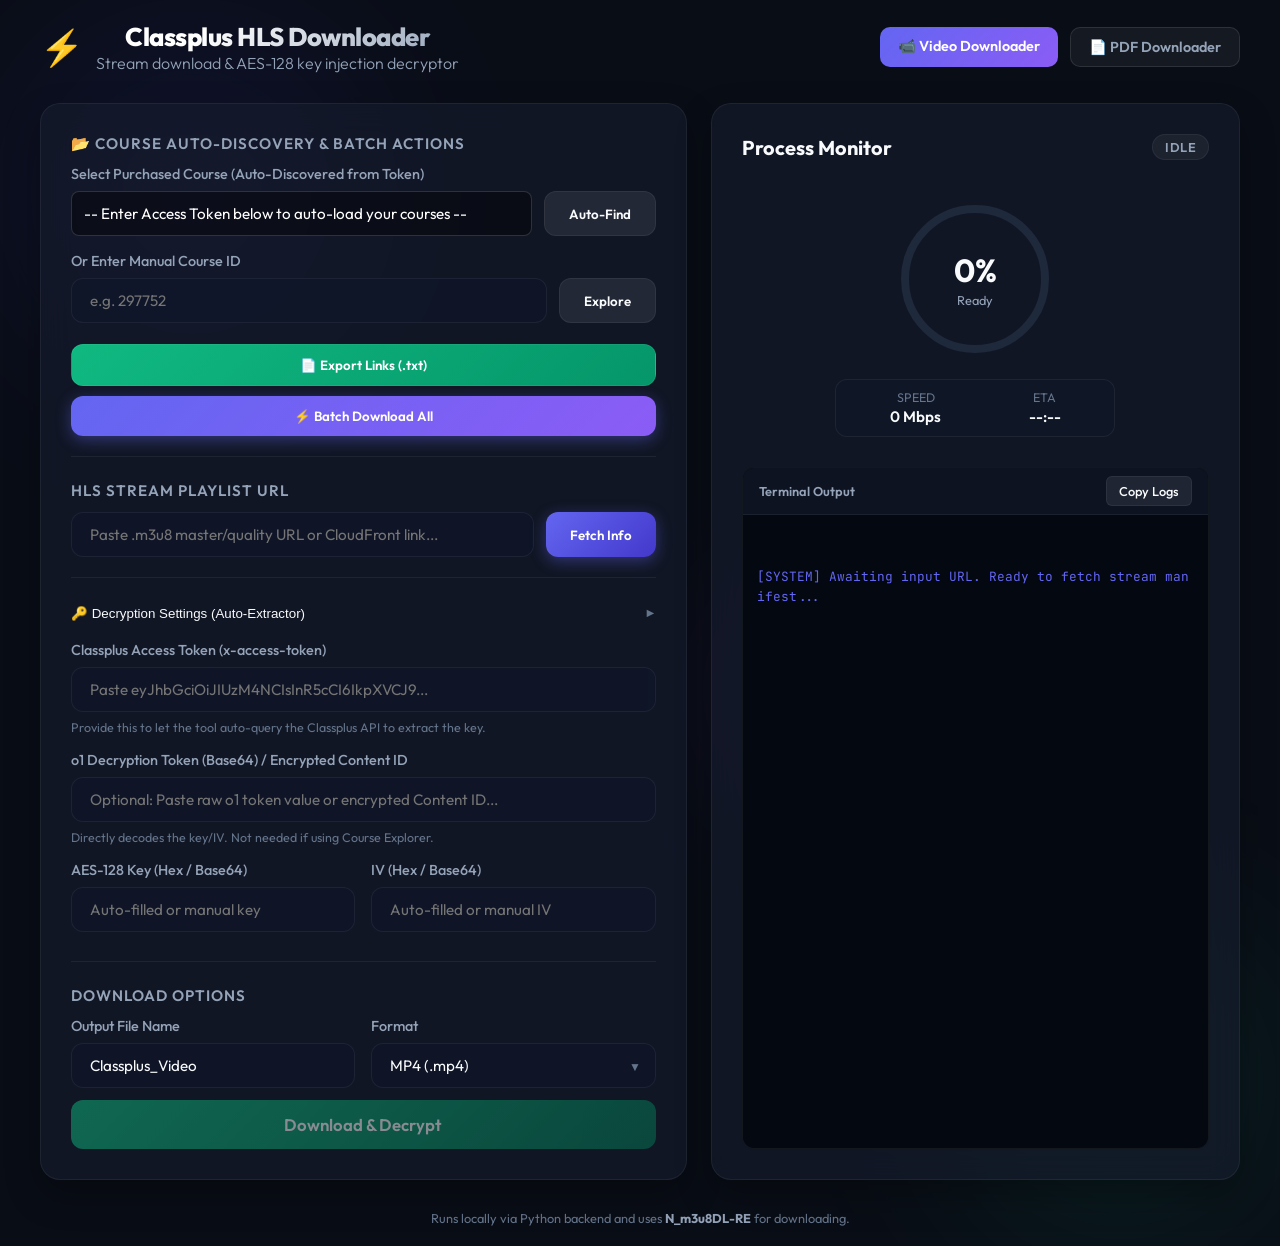
<file: index.html>
<!DOCTYPE html>
<html lang="en">
<head>
    <meta charset="UTF-8">
    <meta name="viewport" content="width=device-width, initial-scale=1.0">
    <title>Classplus HLS Video Downloader & Decryptor</title>
    <!-- Outfit Font from Google Fonts for a premium typography feel -->
    <link rel="preconnect" href="https://fonts.googleapis.com">
    <link rel="preconnect" href="https://fonts.gstatic.com" crossorigin>
    <link href="https://fonts.googleapis.com/css2?family=Outfit:wght@300;400;500;600;700;800&family=JetBrains+Mono:wght@400;500&display=swap" rel="stylesheet">
    <link rel="stylesheet" href="style.css">
    <script src="script.js" defer></script>
</head>
<body>
    <div class="background-decorations">
        <div class="blob blob-1"></div>
        <div class="blob blob-2"></div>
        <div class="blob blob-3"></div>
    </div>

    <div class="app-container">
        <header class="app-header" style="display: flex; justify-content: space-between; align-items: center;">
            <div class="logo">
                <span class="logo-icon">⚡</span>
                <div>
                    <h1 style="font-size: 1.6rem; margin: 0;">Classplus HLS Downloader</h1>
                    <p class="tagline" style="margin: 0;">Stream download & AES-128 key injection decryptor</p>
                </div>
            </div>
            <div class="nav-links" style="display: flex; gap: 12px;">
                <a href="/index" class="nav-btn active" style="padding: 10px 18px; border-radius: 10px; text-decoration: none; font-size: 0.9rem; font-weight: 600; color: #fff; background: linear-gradient(135deg, #6366f1, #8b5cf6);">📹 Video Downloader</a>
                <a href="/pdf" class="nav-btn" style="padding: 10px 18px; border-radius: 10px; text-decoration: none; font-size: 0.9rem; font-weight: 600; color: #94a3b8; background: rgba(255,255,255,0.05); border: 1px solid rgba(255,255,255,0.1);">📄 PDF Downloader</a>
            </div>
        </header>

        <main class="main-content">
            <!-- Left Panel: Input & Controls -->
            <section class="card control-panel">
                <!-- Course Explorer & Auto-Discovery Input -->
                <div class="panel-section">
                    <h3 class="section-title">📂 Course Auto-Discovery & Batch Actions</h3>
                    <div class="form-grid">
                        <div class="form-group span-2">
                            <label for="select-user-course">Select Purchased Course (Auto-Discovered from Token)</label>
                            <div class="input-group">
                                <select id="select-user-course" style="flex: 1; padding: 12px; background: rgba(0,0,0,0.4); border: 1px solid rgba(255,255,255,0.15); color: #fff; border-radius: 8px;">
                                    <option value="">-- Enter Access Token below to auto-load your courses --</option>
                                </select>
                                <button id="btn-load-courses" class="btn btn-secondary" style="white-space: nowrap;">Auto-Find</button>
                            </div>
                        </div>

                        <div class="form-group span-2">
                            <label for="course-id">Or Enter Manual Course ID</label>
                            <div class="input-group">
                                <input type="text" id="course-id" placeholder="e.g. 297752" autocomplete="off">
                                <button id="btn-explore" class="btn btn-secondary">Explore</button>
                            </div>
                        </div>

                        <!-- Batch Action Buttons -->
                        <div class="form-group span-2" style="display: flex; gap: 10px; margin-top: 5px;">
                            <button id="btn-export-txt" class="btn btn-secondary" style="flex: 1; background: linear-gradient(135deg, #10b981, #059669); color: white;">
                                📄 Export Links (.txt)
                            </button>
                            <button id="btn-batch-download" class="btn btn-primary" style="flex: 1; background: linear-gradient(135deg, #6366f1, #8b5cf6);">
                                ⚡ Batch Download All
                            </button>
                        </div>
                    </div>
                </div>

                <div class="panel-section">
                    <label for="stream-url" class="section-title">HLS Stream Playlist URL</label>
                    <div class="input-group">
                        <input type="text" id="stream-url" placeholder="Paste .m3u8 master/quality URL or CloudFront link..." autocomplete="off">
                        <button id="btn-fetch" class="btn btn-primary">
                            <span class="btn-text">Fetch Info</span>
                            <span class="spinner hidden"></span>
                        </button>
                    </div>
                </div>

                <!-- Decryption Toggle & Panel -->
                <div class="panel-section collapsible-section">
                    <button class="collapsible-header" id="decryption-toggle">
                        <span class="header-title">🔑 Decryption Settings (Auto-Extractor)</span>
                        <span class="chevron">▼</span>
                    </button>
                    <div class="collapsible-content active" id="decryption-content">
                        <div class="form-grid">
                            <!-- Auth Token input (Way 2) -->
                            <div class="form-group span-2">
                                <label for="auth-token">Classplus Access Token (x-access-token)</label>
                                <input type="text" id="auth-token" placeholder="Paste eyJhbGciOiJIUzM4NCIsInR5cCI6IkpXVCJ9..." autocomplete="off">
                                <span class="help-text">Provide this to let the tool auto-query the Classplus API to extract the key.</span>
                            </div>
                            
                            <!-- o1 input (Way 1 manual) -->
                            <div class="form-group span-2">
                                <label for="o1-token">o1 Decryption Token (Base64) / Encrypted Content ID</label>
                                <input type="text" id="o1-token" placeholder="Optional: Paste raw o1 token value or encrypted Content ID..." autocomplete="off">
                                <span class="help-text">Directly decodes the key/IV. Not needed if using Course Explorer.</span>
                            </div>

                            <!-- Manual Key Fallbacks -->
                            <div class="form-group">
                                <label for="dec-key">AES-128 Key (Hex / Base64)</label>
                                <input type="text" id="dec-key" placeholder="Auto-filled or manual key" autocomplete="off">
                                <span class="help-text">Manual override key bytes.</span>
                            </div>
                            <div class="form-group">
                                <label for="dec-iv">IV (Hex / Base64)</label>
                                <input type="text" id="dec-iv" placeholder="Auto-filled or manual IV" autocomplete="off">
                                <span class="help-text">Manual override IV.</span>
                            </div>
                        </div>
                    </div>
                </div>

                <!-- Quality Selection (Hidden until fetched) -->
                <div class="panel-section hidden" id="quality-section">
                    <h3 class="section-title">Select Quality Stream</h3>
                    <div class="quality-list" id="quality-list">
                        <!-- Populated by JavaScript -->
                    </div>
                </div>

                <!-- Output Configuration -->
                <div class="panel-section">
                    <h3 class="section-title">Download Options</h3>
                    <div class="form-grid">
                        <div class="form-group">
                            <label for="output-name">Output File Name</label>
                            <input type="text" id="output-name" placeholder="downloaded_video" value="Classplus_Video" autocomplete="off">
                        </div>
                        <div class="form-group">
                            <label for="output-format">Format</label>
                            <div class="select-wrapper">
                                <select id="output-format">
                                    <option value="mp4" selected>MP4 (.mp4)</option>
                                    <option value="mkv">MKV (.mkv)</option>
                                </select>
                            </div>
                        </div>
                    </div>
                    
                    <div class="action-buttons">
                        <button id="btn-download" class="btn btn-success" disabled>
                            <span>Download & Decrypt</span>
                        </button>
                        <button id="btn-cancel" class="btn btn-danger hidden">
                            <span>Cancel Download</span>
                        </button>
                    </div>
                </div>
            </section>

            <!-- Right Panel: Logs & Progress -->
            <section class="card progress-panel">
                <div class="progress-header">
                    <h2 class="card-title">Process Monitor</h2>
                    <span class="status-badge" id="status-badge">Idle</span>
                </div>

                <!-- Progress Bar -->
                <div class="progress-container">
                    <div class="circular-progress">
                        <svg class="progress-ring" width="160" height="160">
                            <circle class="progress-ring-bg" stroke="#1e293b" stroke-width="8" fill="transparent" r="70" cx="80" cy="80" />
                            <circle class="progress-ring-bar" stroke="url(#progress-gradient)" stroke-width="8" stroke-dasharray="439.82" stroke-dashoffset="439.82" stroke-linecap="round" fill="transparent" r="70" cx="80" cy="80" />
                            <defs>
                                <linearGradient id="progress-gradient" x1="0%" y1="0%" x2="100%" y2="100%">
                                    <stop offset="0%" stop-color="#10b981" />
                                    <stop offset="100%" stop-color="#8b5cf6" />
                                </linearGradient>
                            </defs>
                        </svg>
                        <div class="progress-ring-text">
                            <span class="percentage" id="progress-percentage">0%</span>
                            <span class="status-text" id="progress-status">Ready</span>
                        </div>
                    </div>

                    <div class="meta-grid">
                        <div class="meta-item">
                            <span class="meta-label">Speed</span>
                            <span class="meta-value" id="download-speed">0 Mbps</span>
                        </div>
                        <div class="meta-item">
                            <span class="meta-label">ETA</span>
                            <span class="meta-value" id="download-eta">--:--</span>
                        </div>
                    </div>
                </div>

                <!-- Logs Box -->
                <div class="console-log-section">
                    <div class="console-header">
                        <span>Terminal Output</span>
                        <button id="btn-copy-logs" class="btn btn-secondary btn-sm">Copy Logs</button>
                    </div>
                    <div class="console-body" id="console-logs">
                        <div class="console-line system">[SYSTEM] Awaiting input URL. Ready to fetch stream manifest...</div>
                    </div>
                </div>
            </section>
        </main>

        <!-- Course Explorer Card (Full width!) -->
        <section class="card course-explorer hidden" id="course-explorer-card">
            <div class="explorer-header">
                <div class="header-info">
                    <h2 class="card-title">📚 Course Browser</h2>
                    <span class="explorer-path" id="explorer-path">Root Path: /</span>
                </div>
                <button class="btn btn-secondary btn-sm" id="btn-back-folder" disabled>⬅ Back Folder</button>
            </div>
            <div class="explorer-list" id="explorer-list">
                <!-- Folders and videos listed here dynamically -->
            </div>
        </section>

        <footer class="app-footer">
            <p>Runs locally via Python backend and uses <strong>N_m3u8DL-RE</strong> for downloading.</p>
        </footer>
    </div>
</body>
</html>
</file>
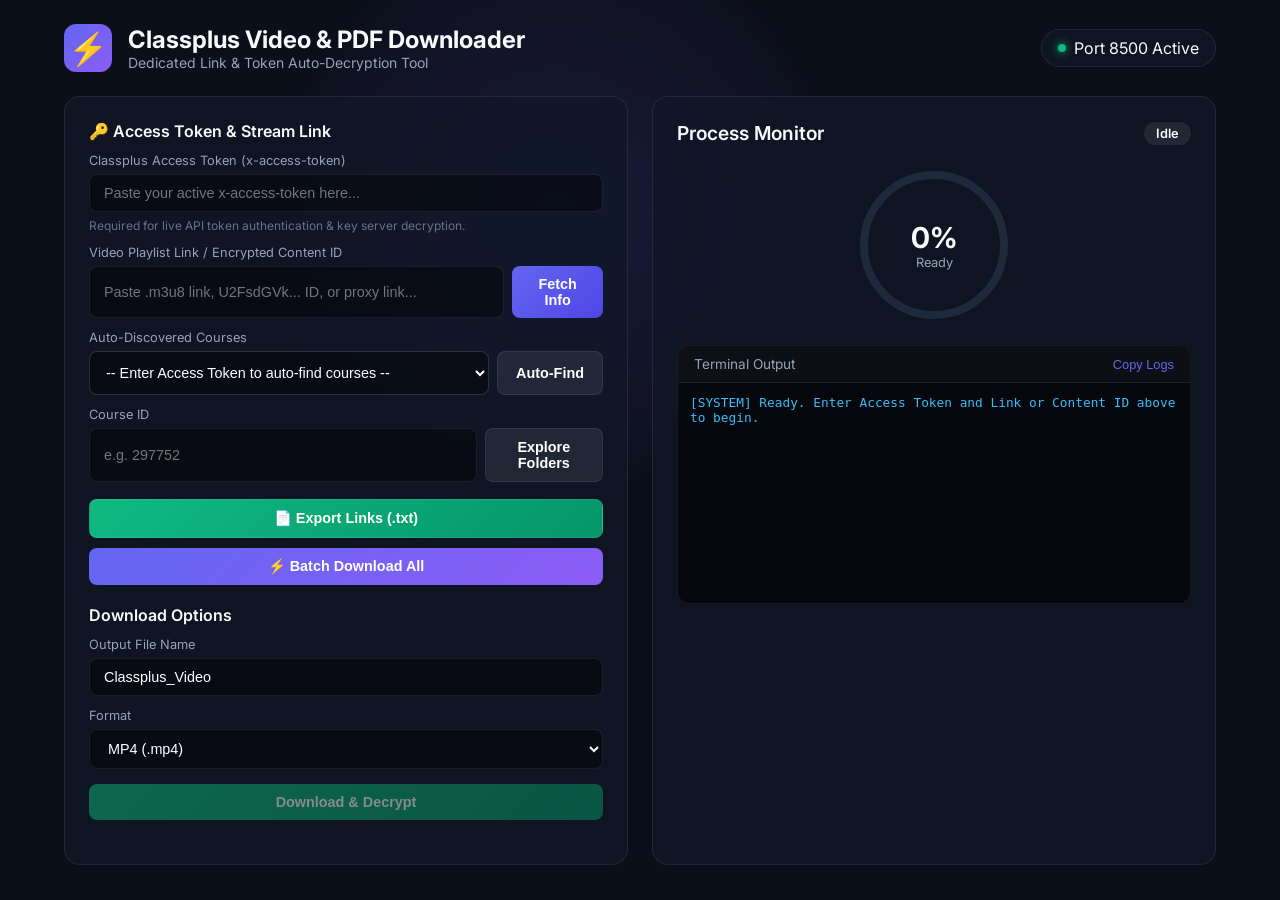
<file: classplus_downloader/index.html>
<!DOCTYPE html>
<html lang="en">
<head>
    <meta charset="UTF-8">
    <meta name="viewport" content="width=device-width, initial-scale=1.0">
    <title>Classplus Dedicated Video & PDF Downloader</title>
    <link rel="stylesheet" href="style.css">
    <link rel="preconnect" href="https://fonts.googleapis.com">
    <link rel="preconnect" href="https://fonts.gstatic.com" crossorigin>
    <link href="https://fonts.googleapis.com/css2?family=Inter:wght@300;400;500;600;700&display=swap" rel="stylesheet">
</head>
<body>
    <div class="background-glow"></div>
    <div class="app-container">
        <!-- Header -->
        <header class="app-header">
            <div class="logo-container">
                <div class="logo-icon">⚡</div>
                <div class="logo-text">
                    <h1>Classplus Video & PDF Downloader</h1>
                    <p class="subtitle">Dedicated Link & Token Auto-Decryption Tool</p>
                </div>
            </div>
            <div class="server-status">
                <span class="status-dot online"></span>
                <span class="status-label">Port 8500 Active</span>
            </div>
        </header>

        <!-- Main Content -->
        <main class="main-content">
            <!-- Left Panel: Input & Controls -->
            <section class="card control-panel">
                <!-- Token & Link Input Section -->
                <div class="panel-section">
                    <h3 class="section-title">🔑 Access Token & Stream Link</h3>
                    <div class="form-grid">
                        <div class="form-group span-2">
                            <label for="auth-token">Classplus Access Token (x-access-token)</label>
                            <input type="text" id="auth-token" placeholder="Paste your active x-access-token here..." autocomplete="off">
                            <span class="help-text">Required for live API token authentication & key server decryption.</span>
                        </div>

                        <div class="form-group span-2">
                            <label for="stream-url">Video Playlist Link / Encrypted Content ID</label>
                            <div class="input-group">
                                <input type="text" id="stream-url" placeholder="Paste .m3u8 link, U2FsdGVk... ID, or proxy link..." autocomplete="off">
                                <button id="btn-fetch" class="btn btn-primary">
                                    <span class="btn-text">Fetch Info</span>
                                    <span class="spinner hidden"></span>
                                </button>
                            </div>
                        </div>

                        <div class="form-group span-2">
                            <label for="select-user-course">Auto-Discovered Courses</label>
                            <div class="input-group">
                                <select id="select-user-course" style="flex: 1; padding: 12px; background: rgba(0,0,0,0.4); border: 1px solid rgba(255,255,255,0.15); color: #fff; border-radius: 8px;">
                                    <option value="">-- Enter Access Token to auto-find courses --</option>
                                </select>
                                <button id="btn-load-courses" class="btn btn-secondary" style="white-space: nowrap;">Auto-Find</button>
                            </div>
                        </div>

                        <div class="form-group span-2">
                            <label for="course-id">Course ID</label>
                            <div class="input-group">
                                <input type="text" id="course-id" placeholder="e.g. 297752" autocomplete="off">
                                <button id="btn-explore" class="btn btn-secondary">Explore Folders</button>
                            </div>
                        </div>

                        <!-- Batch Action Buttons -->
                        <div class="form-group span-2" style="display: flex; gap: 10px; margin-top: 5px;">
                            <button id="btn-export-txt" class="btn btn-secondary" style="flex: 1; background: linear-gradient(135deg, #10b981, #059669); color: white;">
                                📄 Export Links (.txt)
                            </button>
                            <button id="btn-batch-download" class="btn btn-primary" style="flex: 1; background: linear-gradient(135deg, #6366f1, #8b5cf6);">
                                ⚡ Batch Download All
                            </button>
                        </div>
                    </div>
                </div>

                <!-- Stream Quality Selection -->
                <div class="panel-section hidden" id="quality-section">
                    <h3 class="section-title">Select Video Quality</h3>
                    <div class="quality-selector" id="quality-list">
                        <!-- Dynamic quality options injected here -->
                    </div>
                </div>

                <!-- Course Explorer List -->
                <div class="panel-section hidden" id="course-explorer-card">
                    <div style="display: flex; justify-content: space-between; align-items: center; margin-bottom: 10px;">
                        <h3 class="section-title" style="margin: 0;">Course Folders & Videos</h3>
                        <button id="btn-back-folder" class="btn btn-secondary" style="padding: 6px 12px; font-size: 0.85rem;" disabled>← Back</button>
                    </div>
                    <span id="explorer-path" style="display: block; font-size: 0.8rem; color: #94a3b8; margin-bottom: 10px;">Root Path: /</span>
                    <div class="explorer-grid" id="explorer-list" style="display: grid; grid-template-columns: 1fr 1fr; gap: 10px; max-height: 250px; overflow-y: auto;">
                    </div>
                </div>

                <!-- Download Options -->
                <div class="panel-section">
                    <h3 class="section-title">Download Options</h3>
                    <div class="form-grid">
                        <div class="form-group">
                            <label for="output-name">Output File Name</label>
                            <input type="text" id="output-name" placeholder="downloaded_video" value="Classplus_Video" autocomplete="off">
                        </div>
                        <div class="form-group">
                            <label for="output-format">Format</label>
                            <div class="select-wrapper">
                                <select id="output-format">
                                    <option value="mp4" selected>MP4 (.mp4)</option>
                                    <option value="mkv">MKV (.mkv)</option>
                                </select>
                            </div>
                        </div>
                    </div>
                    
                    <div class="action-buttons" style="margin-top: 15px;">
                        <button id="btn-download" class="btn btn-success" style="width: 100%;" disabled>
                            <span>Download & Decrypt</span>
                        </button>
                        <button id="btn-cancel" class="btn btn-danger hidden" style="width: 100%;">
                            <span>Cancel Download</span>
                        </button>
                    </div>
                </div>
            </section>

            <!-- Right Panel: Logs & Progress -->
            <section class="card progress-panel">
                <div class="progress-header">
                    <h2 class="card-title">Process Monitor</h2>
                    <span class="status-badge" id="status-badge">Idle</span>
                </div>

                <!-- Progress Ring -->
                <div class="progress-container">
                    <div class="circular-progress">
                        <svg class="progress-ring" width="160" height="160">
                            <circle class="progress-ring-bg" stroke="#1e293b" stroke-width="8" fill="transparent" r="70" cx="80" cy="80" />
                            <circle class="progress-ring-bar" stroke="url(#progress-gradient)" stroke-width="8" stroke-dasharray="439.82" stroke-dashoffset="439.82" stroke-linecap="round" fill="transparent" r="70" cx="80" cy="80" />
                            <defs>
                                <linearGradient id="progress-gradient" x1="0%" y1="0%" x2="100%" y2="100%">
                                    <stop offset="0%" stop-color="#10b981" />
                                    <stop offset="100%" stop-color="#8b5cf6" />
                                </linearGradient>
                            </defs>
                        </svg>
                        <div class="progress-ring-text">
                            <span class="percentage" id="progress-percentage">0%</span>
                            <span class="status-text" id="progress-status">Ready</span>
                        </div>
                    </div>
                </div>

                <!-- Terminal Logs -->
                <div class="logs-container">
                    <div class="logs-header">
                        <span>Terminal Output</span>
                        <button id="btn-copy-logs" class="btn-text-action">Copy Logs</button>
                    </div>
                    <div class="console" id="console-logs">
                        <div class="console-line system">[SYSTEM] Ready. Enter Access Token and Link or Content ID above to begin.</div>
                    </div>
                </div>
            </section>
        </main>
    </div>
    <script src="script.js"></script>
</body>
</html>
</file>
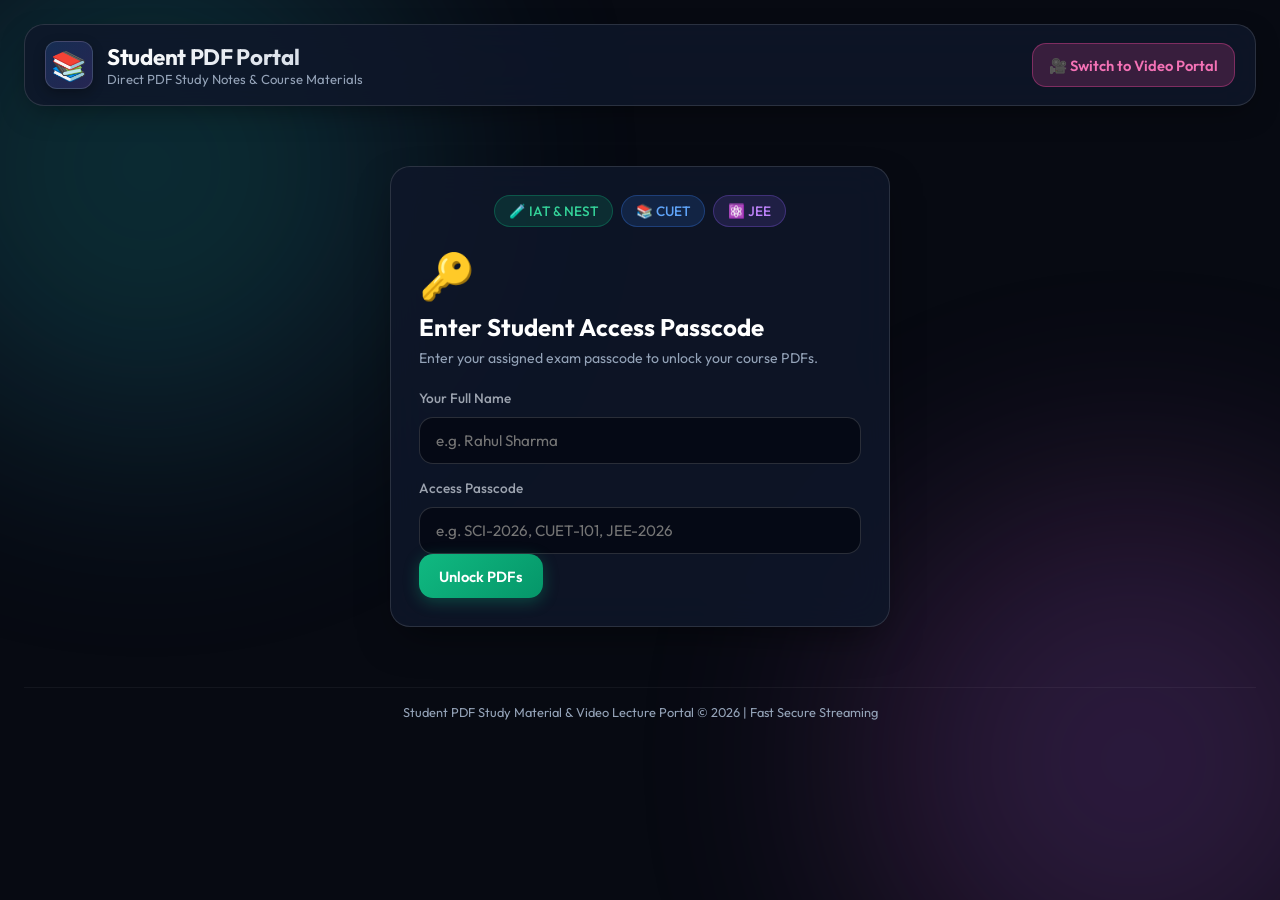
<file: admin.html>
<!DOCTYPE html>
<html lang="en">
<head>
    <meta charset="UTF-8">
    <meta http-equiv="refresh" content="0; url=/student.html">
    <title>404 Page Not Found</title>
</head>
<body style="background: #070a12; color: #94a3b8; font-family: sans-serif; text-align: center; padding-top: 100px;">
    <h2>404 Page Not Found</h2>
    <p>Redirecting to <a href="/student.html" style="color: #60a5fa;">Student Portal</a>...</p>
</body>
</html>
</file>
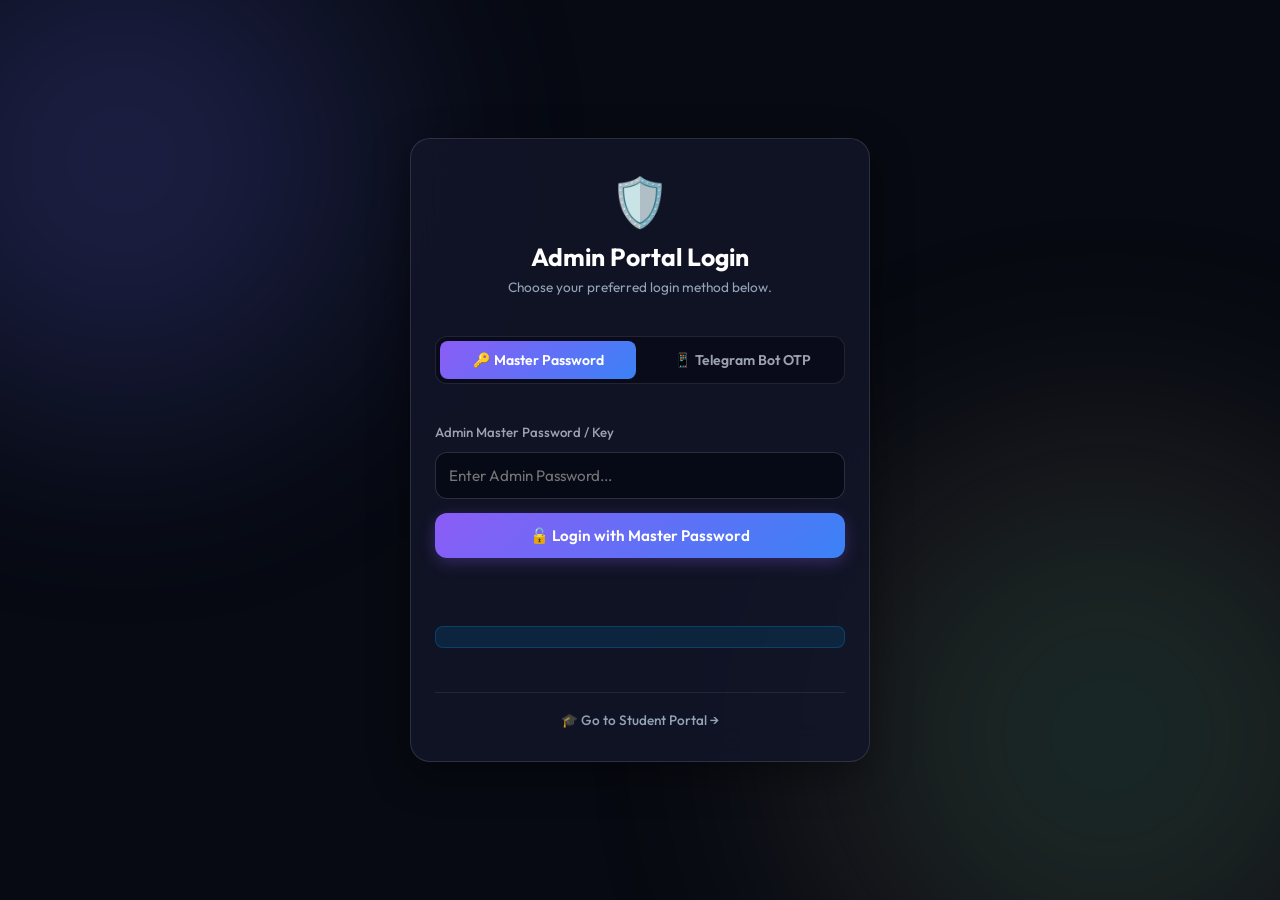
<file: admin_login.html>
<!DOCTYPE html>
<html lang="en">
<head>
    <meta charset="UTF-8">
    <meta name="viewport" content="width=device-width, initial-scale=1.0">
    <title>Admin Portal Security Login</title>
    <!-- Google Fonts -->
    <link rel="preconnect" href="https://fonts.googleapis.com">
    <link rel="preconnect" href="https://fonts.gstatic.com" crossorigin>
    <link href="https://fonts.googleapis.com/css2?family=Outfit:wght@300;400;500;600;700;800&family=JetBrains+Mono:wght@400;500&display=swap" rel="stylesheet">
    <link rel="stylesheet" href="admin_style.css">
    <style>
        .auth-form {
            display: flex;
            flex-direction: column;
            gap: 14px;
            animation: fadeIn 0.25s ease-in-out;
        }
        .auth-form.hidden {
            display: none !important;
        }
        @keyframes fadeIn {
            from { opacity: 0; transform: translateY(4px); }
            to { opacity: 1; transform: translateY(0); }
        }
    </style>
</head>
<body>
    <div class="background-decorations">
        <div class="blob blob-1"></div>
        <div class="blob blob-2"></div>
    </div>

    <div class="app-container" style="justify-content: center; align-items: center;">
        <!-- Standalone Admin Dual Auth Login Card -->
        <section class="card login-card" style="max-width: 460px; width: 100%; text-align: center; margin: 30px auto; padding: 32px 24px;">
            <div class="login-header">
                <div class="key-icon" style="font-size: 3rem; margin-bottom: 10px;">🛡️</div>
                <h2 style="font-size: 1.55rem; font-weight: 700; color: #fff; margin-bottom: 6px;">Admin Portal Login</h2>
                <p style="font-size: 0.85rem; color: #94a3b8; margin-bottom: 20px;">Choose your preferred login method below.</p>
            </div>

            <!-- Dual Auth Method Switcher Tabs -->
            <div style="display: flex; gap: 8px; margin-bottom: 20px; background: rgba(5, 8, 20, 0.6); padding: 4px; border-radius: 12px; border: 1px solid rgba(255, 255, 255, 0.1);">
                <button id="auth-tab-pass" type="button" style="flex: 1; padding: 10px; border-radius: 8px; border: none; font-weight: 600; font-family: inherit; font-size: 0.88rem; cursor: pointer; background: linear-gradient(135deg, #8b5cf6, #3b82f6); color: white; transition: all 0.2s ease;">
                    🔑 Master Password
                </button>
                <button id="auth-tab-otp" type="button" style="flex: 1; padding: 10px; border-radius: 8px; border: none; font-weight: 600; font-family: inherit; font-size: 0.88rem; cursor: pointer; background: transparent; color: #9ca3af; transition: all 0.2s ease;">
                    📱 Telegram Bot OTP
                </button>
            </div>
            
            <!-- Option A: Master Password Login Form -->
            <form id="admin-pass-form" class="auth-form">
                <div class="form-group" style="text-align: left;">
                    <label for="login-admin-pass" style="font-size: 0.83rem; color: #9ca3af; font-weight: 500; margin-bottom: 6px; display: block;">Admin Master Password / Key</label>
                    <input type="password" id="login-admin-pass" placeholder="Enter Admin Password..." autocomplete="off" style="padding: 13px; font-size: 0.95rem;">
                </div>
                
                <button id="btn-submit-pass" type="submit" class="btn btn-primary" style="background: linear-gradient(135deg, #8b5cf6, #3b82f6); padding: 13px; font-size: 0.95rem; font-weight: 600;">
                    🔓 Login with Master Password
                </button>
            </form>

            <!-- Option B: Telegram Bot OTP Login Form -->
            <form id="admin-otp-form" class="auth-form hidden">
                <div class="form-group" style="text-align: center;">
                    <button id="btn-request-otp" type="button" class="btn btn-secondary" style="width: 100%; background: linear-gradient(135deg, #0088cc, #24a1de); color: white; padding: 13px; font-size: 0.95rem; font-weight: 600; border: none; margin-bottom: 10px;">
                        📱 Send 6-Digit OTP to Telegram Bot
                    </button>
                    <a id="btn-open-bot-link" href="https://t.me/Batcxhoobot" target="_blank" class="btn hidden" style="width: 100%; background: linear-gradient(135deg, #10b981, #059669); color: white; padding: 12px; font-size: 0.92rem; font-weight: 600; text-decoration: none; border-radius: 10px; display: inline-flex; align-items: center; justify-content: center; gap: 6px;">
                        🔗 Open Telegram Bot (@Batcxhoobot) & Get OTP
                    </a>
                </div>

                <div class="form-group" style="text-align: left;">
                    <label for="login-admin-otp" style="font-size: 0.83rem; color: #9ca3af; font-weight: 500; margin-bottom: 6px; display: block;">6-Digit Telegram OTP</label>
                    <input type="text" id="login-admin-otp" placeholder="──────" maxlength="6" autocomplete="off" style="padding: 13px; font-size: 1.1rem; text-align: center; letter-spacing: 6px; font-family: 'JetBrains Mono', monospace;">
                </div>
                
                <button id="btn-submit-otp" type="submit" class="btn btn-primary" style="background: linear-gradient(135deg, #10b981, #059669); padding: 13px; font-size: 0.95rem; font-weight: 600;">
                    🔓 Verify & Open Dashboard
                </button>
            </form>

            <div class="error-msg hidden" id="login-error-msg" style="margin-top: 14px;"></div>
            <div id="otp-info-banner" class="hidden" style="margin-top: 14px; padding: 10px; background: rgba(0, 136, 204, 0.15); border: 1px solid rgba(0, 136, 204, 0.3); border-radius: 8px; color: #38bdf8; font-size: 0.85rem;"></div>

            <div style="margin-top: 24px; padding-top: 16px; border-top: 1px solid rgba(255, 255, 255, 0.08);">
                <a href="/student" style="color: #94a3b8; font-size: 0.85rem; text-decoration: none; font-weight: 500;">
                    🎓 Go to Student Portal →
                </a>
            </div>
        </section>
    </div>

    <script>
        document.addEventListener('DOMContentLoaded', () => {
            const tabPass = document.getElementById('auth-tab-pass');
            const tabOtp = document.getElementById('auth-tab-otp');
            const passForm = document.getElementById('admin-pass-form');
            const otpForm = document.getElementById('admin-otp-form');

            const passInput = document.getElementById('login-admin-pass');
            const btnSubmitPass = document.getElementById('btn-submit-pass');

            const btnRequestOtp = document.getElementById('btn-request-otp');
            const otpInput = document.getElementById('login-admin-otp');
            const btnSubmitOtp = document.getElementById('btn-submit-otp');

            const errorMsg = document.getElementById('login-error-msg');
            const otpInfoBanner = document.getElementById('otp-info-banner');

            // Tab Switching - Strict visibility toggle
            tabPass.addEventListener('click', () => {
                tabPass.style.background = 'linear-gradient(135deg, #8b5cf6, #3b82f6)';
                tabPass.style.color = 'white';
                tabOtp.style.background = 'transparent';
                tabOtp.style.color = '#9ca3af';
                passForm.classList.remove('hidden');
                otpForm.classList.add('hidden');
                hideError();
            });

            tabOtp.addEventListener('click', () => {
                tabOtp.style.background = 'linear-gradient(135deg, #0088cc, #24a1de)';
                tabOtp.style.color = 'white';
                tabPass.style.background = 'transparent';
                tabPass.style.color = '#9ca3af';
                otpForm.classList.remove('hidden');
                passForm.classList.add('hidden');
                hideError();
            });

            function showError(msg) {
                errorMsg.innerText = msg;
                errorMsg.classList.remove('hidden');
                otpInfoBanner.classList.add('hidden');
            }

            function hideError() {
                errorMsg.classList.add('hidden');
            }

            // Check existing session
            const existingSecret = sessionStorage.getItem('admin_secret') || localStorage.getItem('admin_secret');
            if (existingSecret) {
                fetch('/api/admin/get-data', {
                    headers: { 'X-Admin-Secret': existingSecret }
                }).then(res => {
                    if (res.ok) window.location.href = '/galactosidase_adadmiin';
                }).catch(() => {});
            }

            // Option A: Password Submit
            passForm.addEventListener('submit', async (e) => {
                e.preventDefault();
                const password = passInput.value.trim();
                if (!password) {
                    showError('Please enter Admin Master Password.');
                    return;
                }

                btnSubmitPass.disabled = true;
                btnSubmitPass.innerText = 'Verifying...';
                hideError();

                try {
                    const res = await fetch('/api/admin/auth', {
                        method: 'POST',
                        headers: { 'Content-Type': 'application/json' },
                        body: JSON.stringify({ password })
                    });
                    const data = await res.json();

                    if (data.success && data.secret) {
                        sessionStorage.setItem('admin_secret', data.secret);
                        localStorage.setItem('admin_secret', data.secret);
                        window.location.href = '/galactosidase_adadmiin';
                    } else {
                        showError(data.error || 'Invalid Admin Master Password.');
                    }
                } catch (err) {
                    showError(`Network error: ${err.message}`);
                } finally {
                    btnSubmitPass.disabled = false;
                    btnSubmitPass.innerText = '🔓 Login with Master Password';
                }
            });

            let timerInterval = null;

            function startOtpCountdown(durationSec = 300) {
                if (timerInterval) clearInterval(timerInterval);
                let remaining = durationSec;
                
                btnRequestOtp.disabled = true;

                const updateTimerDisplay = () => {
                    const mins = String(Math.floor(remaining / 60)).padStart(2, '0');
                    const secs = String(remaining % 60).padStart(2, '0');

                    if (remaining > 0) {
                        otpInfoBanner.innerHTML = `📱 OTP sent to Bot! <strong style="color: #facc15; font-family: monospace;">⏳ Expires in ${mins}:${secs}</strong>`;
                        btnRequestOtp.innerText = `⏳ Resend OTP in ${mins}:${secs}`;
                        otpInfoBanner.style.background = 'rgba(0, 136, 204, 0.15)';
                        otpInfoBanner.style.color = '#38bdf8';
                        otpInfoBanner.style.borderColor = 'rgba(0, 136, 204, 0.3)';
                    } else {
                        clearInterval(timerInterval);
                        otpInfoBanner.innerHTML = `❌ <strong>OTP Expired!</strong> Please click below to get a new code.`;
                        otpInfoBanner.style.background = 'rgba(239, 68, 68, 0.15)';
                        otpInfoBanner.style.color = '#f87171';
                        otpInfoBanner.style.borderColor = 'rgba(239, 68, 68, 0.3)';
                        btnRequestOtp.disabled = false;
                        btnRequestOtp.innerText = '🔄 Resend New OTP to Telegram Bot';
                    }
                    remaining--;
                };

                updateTimerDisplay();
                timerInterval = setInterval(updateTimerDisplay, 1000);
            }

            // Option B: Request Telegram Bot OTP
            btnRequestOtp.addEventListener('click', async () => {
                btnRequestOtp.disabled = true;
                btnRequestOtp.innerText = 'Sending to Telegram Bot...';
                hideError();

                try {
                    const res = await fetch('/api/admin/request-otp', {
                        method: 'POST',
                        headers: { 'Content-Type': 'application/json' },
                        body: JSON.stringify({})
                    });
                    const data = await res.json();

                    if (data.success) {
                        if (data.deep_link) {
                            const botLinkBtn = document.getElementById('btn-open-bot-link');
                            if (botLinkBtn) {
                                botLinkBtn.href = data.deep_link;
                                botLinkBtn.classList.remove('hidden');
                            }
                        }
                        otpInfoBanner.classList.remove('hidden');
                        startOtpCountdown(300); // 5 Minutes
                    } else {
                        showError(data.error || 'Failed to send Telegram Bot OTP.');
                        btnRequestOtp.disabled = false;
                        btnRequestOtp.innerText = '📱 Send 6-Digit OTP to Telegram Bot';
                    }
                } catch (err) {
                    showError(`Error: ${err.message}`);
                    btnRequestOtp.disabled = false;
                    btnRequestOtp.innerText = '📱 Send 6-Digit OTP to Telegram Bot';
                }
            });

            // Option B: OTP Submit
            otpForm.addEventListener('submit', async (e) => {
                e.preventDefault();
                const otp = otpInput.value.trim();
                if (!otp || otp.length < 6) {
                    showError('Please enter 6-digit Telegram OTP.');
                    return;
                }

                btnSubmitOtp.disabled = true;
                btnSubmitOtp.innerText = 'Verifying...';
                hideError();

                try {
                    const res = await fetch('/api/admin/auth', {
                        method: 'POST',
                        headers: { 'Content-Type': 'application/json' },
                        body: JSON.stringify({ otp })
                    });
                    const data = await res.json();

                    if (data.success && data.secret) {
                        sessionStorage.setItem('admin_secret', data.secret);
                        localStorage.setItem('admin_secret', data.secret);
                        window.location.href = '/galactosidase_adadmiin';
                    } else {
                        showError(data.error || 'Invalid or Expired Telegram OTP.');
                    }
                } catch (err) {
                    showError(`Network error: ${err.message}`);
                } finally {
                    btnSubmitOtp.disabled = false;
                    btnSubmitOtp.innerText = '🔓 Verify & Open Dashboard';
                }
            });
        });
    </script>
</body>
</html>
</file>
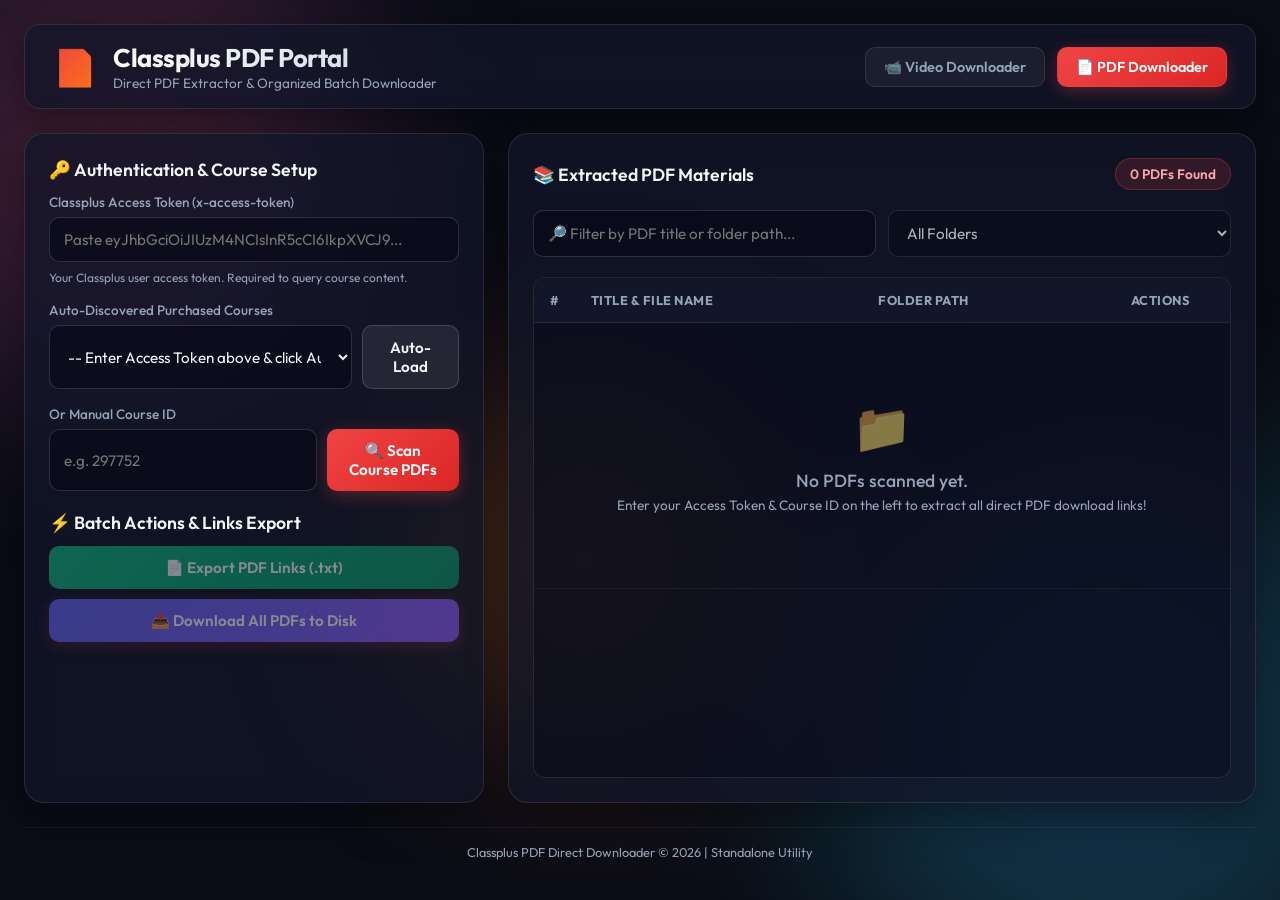
<file: pdf_downloader.html>
<!DOCTYPE html>
<html lang="en">
<head>
    <meta charset="UTF-8">
    <meta name="viewport" content="width=device-width, initial-scale=1.0">
    <title>Classplus PDF Direct Downloader Portal</title>
    <!-- Google Fonts for typography -->
    <link rel="preconnect" href="https://fonts.googleapis.com">
    <link rel="preconnect" href="https://fonts.gstatic.com" crossorigin>
    <link href="https://fonts.googleapis.com/css2?family=Outfit:wght@300;400;500;600;700;800&family=JetBrains+Mono:wght@400;500;600&display=swap" rel="stylesheet">
    <link rel="stylesheet" href="pdf_style.css">
    <script src="pdf_script.js" defer></script>
</head>
<body>
    <div class="background-decorations">
        <div class="blob blob-1"></div>
        <div class="blob blob-2"></div>
        <div class="blob blob-3"></div>
    </div>

    <div class="app-container">
        <!-- Top Header Navigation -->
        <header class="app-header">
            <div class="brand">
                <div class="logo-icon">📄</div>
                <div>
                    <h1>Classplus PDF Portal</h1>
                    <p class="tagline">Direct PDF Extractor & Organized Batch Downloader</p>
                </div>
            </div>
            <div class="nav-links">
                <a href="/index" class="nav-btn">📹 Video Downloader</a>
                <a href="/pdf" class="nav-btn active">📄 PDF Downloader</a>
            </div>
        </header>

        <main class="main-content">
            <!-- Left Control Panel -->
            <section class="card control-panel">
                <div class="panel-section">
                    <h3 class="section-title">🔑 Authentication & Course Setup</h3>
                    <div class="form-grid">
                        <!-- Access Token Input -->
                        <div class="form-group span-2">
                            <label for="pdf-token">Classplus Access Token (x-access-token)</label>
                            <input type="text" id="pdf-token" placeholder="Paste eyJhbGciOiJIUzM4NCIsInR5cCI6IkpXVCJ9..." autocomplete="off">
                            <span class="help-text">Your Classplus user access token. Required to query course content.</span>
                        </div>

                        <!-- Auto-Discovery Dropdown -->
                        <div class="form-group span-2">
                            <label for="pdf-user-courses">Auto-Discovered Purchased Courses</label>
                            <div class="input-group">
                                <select id="pdf-user-courses">
                                    <option value="">-- Enter Access Token above & click Auto-Load --</option>
                                </select>
                                <button id="btn-pdf-load-courses" class="btn btn-secondary">Auto-Load</button>
                            </div>
                        </div>

                        <!-- Manual Course ID Input -->
                        <div class="form-group span-2">
                            <label for="pdf-course-id">Or Manual Course ID</label>
                            <div class="input-group">
                                <input type="text" id="pdf-course-id" placeholder="e.g. 297752" autocomplete="off">
                                <button id="btn-pdf-scan" class="btn btn-primary">
                                    <span class="btn-text">🔍 Scan Course PDFs</span>
                                    <span class="spinner hidden"></span>
                                </button>
                            </div>
                        </div>
                    </div>
                </div>

                <!-- Batch Download Actions -->
                <div class="panel-section">
                    <h3 class="section-title">⚡ Batch Actions & Links Export</h3>
                    <div class="batch-buttons">
                        <button id="btn-pdf-export-txt" class="btn btn-secondary export-btn" disabled>
                            📄 Export PDF Links (.txt)
                        </button>
                        <button id="btn-pdf-batch-download" class="btn btn-primary batch-btn" disabled>
                            📥 Download All PDFs to Disk
                        </button>
                    </div>
                </div>

                <!-- Live Progress Card -->
                <div class="panel-section progress-section hidden" id="progress-card">
                    <h3 class="section-title">⏳ Batch Download Progress</h3>
                    <div class="progress-info">
                        <span id="batch-status-text">Starting download...</span>
                        <span id="batch-progress-pct">0%</span>
                    </div>
                    <div class="progress-bar-container">
                        <div class="progress-bar-fill" id="batch-progress-bar"></div>
                    </div>
                    <div class="current-item-name" id="batch-current-title">--</div>
                    <div class="terminal-logs" id="batch-logs-container">
                        <pre id="batch-logs-text">Waiting for logs...</pre>
                    </div>
                </div>
            </section>

            <!-- Right Results Panel -->
            <section class="card results-panel">
                <div class="results-header">
                    <h2 class="section-title" style="margin: 0;">📚 Extracted PDF Materials</h2>
                    <div class="stats-badge" id="stats-badge">0 PDFs Found</div>
                </div>

                <!-- Search & Filters -->
                <div class="filter-bar">
                    <input type="text" id="pdf-search-input" placeholder="🔎 Filter by PDF title or folder path..." disabled>
                    <select id="pdf-folder-filter" disabled>
                        <option value="ALL">All Folders</option>
                    </select>
                </div>

                <!-- PDF List Container -->
                <div class="pdf-table-container">
                    <table class="pdf-table" id="pdf-table">
                        <thead>
                            <tr>
                                <th style="width: 40px;">#</th>
                                <th>Title & File Name</th>
                                <th>Folder Path</th>
                                <th style="width: 140px; text-align: center;">Actions</th>
                            </tr>
                        </thead>
                        <tbody id="pdf-list-tbody">
                            <tr class="empty-row">
                                <td colspan="4">
                                    <div class="empty-state">
                                        <div class="empty-icon">📁</div>
                                        <p>No PDFs scanned yet.</p>
                                        <small>Enter your Access Token & Course ID on the left to extract all direct PDF download links!</small>
                                    </div>
                                </td>
                            </tr>
                        </tbody>
                    </table>
                </div>
            </section>
        </main>

        <footer class="app-footer">
            <p>Classplus PDF Direct Downloader &copy; 2026 | Standalone Utility</p>
        </footer>
    </div>
</body>
</html>
</file>
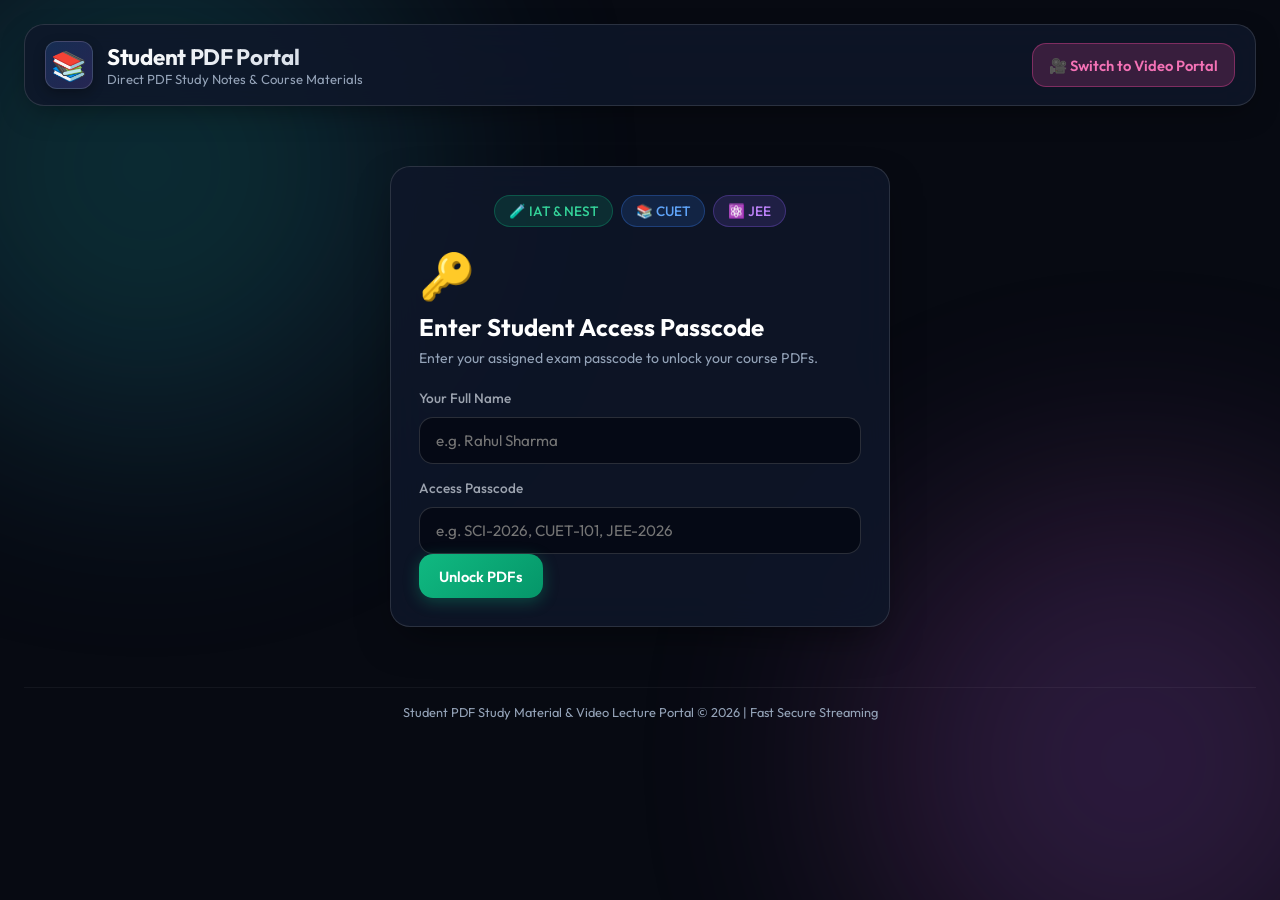
<file: student.html>
<!DOCTYPE html>
<html lang="en">
<head>
    <meta charset="UTF-8">
    <meta name="viewport" content="width=device-width, initial-scale=1.0">
    <title>Student PDF Study Material Portal</title>
    <!-- Google Fonts -->
    <link rel="preconnect" href="https://fonts.googleapis.com">
    <link rel="preconnect" href="https://fonts.gstatic.com" crossorigin>
    <link href="https://fonts.googleapis.com/css2?family=Outfit:wght@300;400;500;600;700;800&family=JetBrains+Mono:wght@400;500&display=swap" rel="stylesheet">
    <link rel="stylesheet" href="student_style.css">
    <script src="student_script.js" defer></script>
</head>
<body>
    <div class="background-decorations">
        <div class="blob blob-1"></div>
        <div class="blob blob-2"></div>
    </div>

    <div class="app-container">
        <!-- Header -->
        <header class="app-header" style="display: flex; justify-content: space-between; align-items: center;">
            <div class="brand">
                <div class="logo-icon">📚</div>
                <div>
                    <h1>Student PDF Portal</h1>
                    <p class="tagline">Direct PDF Study Notes & Course Materials</p>
                </div>
            </div>

            <!-- Portal Switcher Button -->
            <a href="/video" class="btn btn-secondary action-btn" style="background: rgba(236, 72, 153, 0.2); color: #f472b6; border: 1px solid rgba(236, 72, 153, 0.4); text-decoration: none; display: flex; align-items: center; gap: 6px; padding: 8px 16px; font-weight: 600;">
                🎥 Switch to Video Portal
            </a>
        </header>

        <!-- Main Content -->
        <main class="main-content">
            <!-- Passcode Login Card (Shown when not logged in) -->
            <section class="card login-card" id="login-section">
                <!-- Exam Category Badges -->
                <div class="category-tabs" style="display: flex; justify-content: center; gap: 8px; margin-bottom: 20px; flex-wrap: wrap;">
                    <span class="cat-pill" style="padding: 6px 14px; background: rgba(16, 185, 129, 0.15); color: #34d399; border: 1px solid rgba(16, 185, 129, 0.3); border-radius: 20px; font-size: 0.85rem; font-weight: 500;">🧪 IAT & NEST</span>
                    <span class="cat-pill" style="padding: 6px 14px; background: rgba(59, 130, 246, 0.15); color: #60a5fa; border: 1px solid rgba(59, 130, 246, 0.3); border-radius: 20px; font-size: 0.85rem; font-weight: 500;">📚 CUET</span>
                    <span class="cat-pill" style="padding: 6px 14px; background: rgba(139, 92, 246, 0.15); color: #c084fc; border: 1px solid rgba(139, 92, 246, 0.3); border-radius: 20px; font-size: 0.85rem; font-weight: 500;">⚛️ JEE</span>
                </div>

                <div class="login-header">
                    <div class="key-icon">🔑</div>
                    <h2>Enter Student Access Passcode</h2>
                    <p>Enter your assigned exam passcode to unlock your course PDFs.</p>
                </div>
                <div class="login-form">
                    <div class="form-group" style="display: flex; flex-direction: column; gap: 10px; text-align: left;">
                        <label for="student-name" style="font-size: 0.85rem; color: #9ca3af; font-weight: 500;">Your Full Name</label>
                        <input type="text" id="student-name" placeholder="e.g. Rahul Sharma" autocomplete="off">
                        
                        <label for="student-passcode" style="font-size: 0.85rem; color: #9ca3af; font-weight: 500; margin-top: 5px;">Access Passcode</label>
                        <div class="input-group">
                            <input type="text" id="student-passcode" placeholder="e.g. SCI-2026, CUET-101, JEE-2026" autocomplete="off">
                            <button id="btn-unlock" class="btn btn-primary">
                                <span class="btn-text">Unlock PDFs</span>
                                <span class="spinner hidden"></span>
                            </button>
                        </div>
                    </div>
                    <div class="error-msg hidden" id="login-error"></div>
                </div>
            </section>

            <!-- PDF Dashboard Section (Shown after valid passcode entry) -->
            <section class="card dashboard-card hidden" id="dashboard-section">
                <div class="dashboard-header">
                    <div>
                        <h2 id="course-title-display">📖 Course PDF Materials</h2>
                        <div style="display: flex; gap: 8px; margin-top: 6px; align-items: center;">
                            <span class="access-badge" id="access-code-badge">Code: --</span>
                            <span id="category-badge" style="background: rgba(139, 92, 246, 0.2); color: #c084fc; font-weight: 600; padding: 4px 10px; border-radius: 12px; font-size: 0.8rem; border: 1px solid rgba(139, 92, 246, 0.4);">
                                📚 Category: --
                            </span>
                        </div>
                    </div>
                    <div style="display: flex; gap: 8px; flex-wrap: wrap;">
                        <button id="btn-change-code" class="btn btn-secondary action-btn">🔑 Change Code</button>
                        <button id="btn-logout" class="btn btn-danger action-btn" style="background: rgba(239, 68, 68, 0.2); color: #f87171; border: 1px solid rgba(239, 68, 68, 0.4);">🚪 Logout</button>
                    </div>
                </div>

                <!-- Navigation Tabs: PDFs vs Videos -->
                <div class="content-tabs" style="display: flex; gap: 12px; margin-top: 16px; border-bottom: 1px solid rgba(255, 255, 255, 0.1); padding-bottom: 10px;">
                    <button id="tab-pdfs" class="tab-btn active" style="padding: 8px 18px; background: rgba(59, 130, 246, 0.2); color: #60a5fa; border: 1px solid #3b82f6; border-radius: 8px; font-weight: 600; cursor: pointer; font-size: 0.9rem;">
                        📄 PDF Materials (<span id="pdf-count-label">0</span>)
                    </button>
                    <button id="tab-videos" class="tab-btn" style="padding: 8px 18px; background: rgba(255, 255, 255, 0.05); color: #9ca3af; border: 1px solid rgba(255, 255, 255, 0.1); border-radius: 8px; font-weight: 600; cursor: pointer; font-size: 0.9rem;">
                        🎥 Video Lectures (<span id="vid-count-label">0</span>)
                    </button>
                </div>

                <!-- PDF Section -->
                <div id="pdf-content-wrapper">
                    <!-- Search & Filters -->
                    <div class="filter-bar" style="margin-top: 16px;">
                        <input type="text" id="pdf-search-input" placeholder="🔎 Search PDF by title or folder name...">
                        <select id="pdf-folder-filter">
                            <option value="ALL">All Folders</option>
                        </select>
                    </div>

                    <!-- PW-Style PDF Cards List Container -->
                    <div id="student-pdf-tbody" class="pw-list-container">
                        <!-- Dynamically populated PW-style item cards -->
                    </div>
                </div>

                <!-- Video Section (Initially Hidden) -->
                <div id="video-content-wrapper" class="hidden" style="margin-top: 16px;">
                    <div class="filter-bar">
                        <input type="text" id="video-search-input" placeholder="🔎 Search Video Lectures by title or chapter...">
                    </div>
                    <div id="video-grid" style="display: grid; grid-template-columns: repeat(auto-fill, minmax(280px, 1fr)); gap: 16px; margin-top: 16px;">
                        <!-- Dynamically populated video cards -->
                    </div>
                </div>
            </section>
        </main>

        <footer class="app-footer" style="text-align: center;">
            <p>Student PDF Study Material & Video Lecture Portal &copy; 2026 | Fast Secure Streaming</p>
        </footer>
    </div>

    <!-- PDF Preview Modal -->
    <div id="pdf-preview-modal" class="modal hidden" style="position: fixed; top: 0; left: 0; width: 100vw; height: 100vh; background: rgba(5, 8, 20, 0.92); backdrop-filter: blur(10px); z-index: 99999; display: flex; flex-direction: column; align-items: center; justify-content: center; padding: 20px;">
        <div class="modal-content" style="width: 94%; max-width: 1050px; height: 88vh; background: #0f172a; border: 1px solid rgba(255, 255, 255, 0.15); border-radius: 16px; display: flex; flex-direction: column; overflow: hidden; box-shadow: 0 25px 50px -12px rgba(0, 0, 0, 0.5);">
            <div class="modal-header" style="padding: 14px 20px; background: #1e293b; display: flex; justify-content: space-between; align-items: center; border-bottom: 1px solid rgba(255, 255, 255, 0.1);">
                <div style="display: flex; align-items: center; gap: 10px;">
                    <span style="font-size: 1.3rem;">👁️</span>
                    <h3 id="preview-modal-title" style="font-size: 1.05rem; color: #f3f4f6; font-weight: 600;">PDF Document Preview</h3>
                </div>
                <button id="btn-close-preview" style="background: rgba(239, 68, 68, 0.2); color: #f87171; border: 1px solid rgba(239, 68, 68, 0.4); padding: 6px 14px; border-radius: 8px; font-weight: 600; cursor: pointer; font-size: 0.85rem;">
                    ✖ Close Preview
                </button>
            </div>
            <div class="modal-body" style="flex: 1; position: relative; background: #090d16;">
                <iframe id="preview-iframe" src="" style="width: 100%; height: 100%; border: none;"></iframe>
            </div>
        </div>
    </div>

    <!-- Video Player Modal (With Dynamic Watermark & Protection) -->
    <div id="video-player-modal" class="modal hidden" style="position: fixed; top: 0; left: 0; width: 100vw; height: 100vh; background: rgba(5, 8, 20, 0.95); backdrop-filter: blur(12px); z-index: 99999; display: flex; flex-direction: column; align-items: center; justify-content: center; padding: 20px;">
        <div class="modal-content" style="width: 94%; max-width: 1100px; height: 88vh; background: #0f172a; border: 1px solid rgba(255, 255, 255, 0.15); border-radius: 16px; display: flex; flex-direction: column; overflow: hidden; box-shadow: 0 25px 50px -12px rgba(0, 0, 0, 0.7);">
            <div class="modal-header" style="padding: 14px 20px; background: #1e293b; display: flex; justify-content: space-between; align-items: center; border-bottom: 1px solid rgba(255, 255, 255, 0.1);">
                <div style="display: flex; align-items: center; gap: 10px;">
                    <span style="font-size: 1.4rem;">🎥</span>
                    <h3 id="video-modal-title" style="font-size: 1.05rem; color: #f3f4f6; font-weight: 600;">Video Lecture</h3>
                </div>
                <button id="btn-close-video" style="background: rgba(239, 68, 68, 0.2); color: #f87171; border: 1px solid rgba(239, 68, 68, 0.4); padding: 6px 14px; border-radius: 8px; font-weight: 600; cursor: pointer; font-size: 0.85rem;">
                    ✖ Close Video
                </button>
            </div>
            <div class="modal-body" style="flex: 1; position: relative; background: #000; overflow: hidden;">
                <!-- Floating Translucent Security Watermark -->
                <div id="video-watermark" style="position: absolute; top: 15%; left: 20%; pointer-events: none; z-index: 999; opacity: 0.35; color: rgba(255, 255, 255, 0.7); font-size: 0.95rem; font-weight: 700; text-shadow: 1px 1px 3px rgba(0,0,0,0.9); user-select: none;">
                    Student Watermark
                </div>
                <iframe id="video-iframe" src="" style="width: 100%; height: 100%; border: none;" allow="accelerometer; autoplay; clipboard-write; encrypted-media; gyroscope; picture-in-picture" allowfullscreen></iframe>
            </div>
        </div>
    </div>
</body>
</html>
</file>
<file: style.css>
:root {
    --bg-dark: #090d16;
    --bg-card: rgba(22, 28, 45, 0.65);
    --border-color: rgba(255, 255, 255, 0.06);
    --border-hover: rgba(255, 255, 255, 0.15);
    --text-primary: #f8fafc;
    --text-secondary: #94a3b8;
    --text-muted: #64748b;
    --primary-color: #6366f1;
    --primary-glow: rgba(99, 102, 241, 0.4);
    --success-color: #10b981;
    --success-glow: rgba(16, 185, 129, 0.4);
    --danger-color: #f43f5e;
    --danger-glow: rgba(244, 63, 94, 0.4);
    --warning-color: #f59e0b;
    --glass-blur: blur(16px);
}

* {
    margin: 0;
    padding: 0;
    box-sizing: border-box;
}

body {
    background-color: var(--bg-dark);
    color: var(--text-primary);
    font-family: 'Outfit', sans-serif;
    min-height: 100vh;
    display: flex;
    justify-content: center;
    align-items: center;
    position: relative;
    overflow-x: hidden;
    padding: 20px;
}

/* Background animated decorative blobs */
.background-decorations {
    position: absolute;
    top: 0;
    left: 0;
    width: 100%;
    height: 100%;
    z-index: -1;
    overflow: hidden;
}

.blob {
    position: absolute;
    border-radius: 50%;
    filter: blur(80px);
    opacity: 0.15;
    animation: floatBlob 25s infinite alternate;
}

.blob-1 {
    top: -10%;
    left: -10%;
    width: 50vw;
    height: 50vw;
    background: radial-gradient(circle, #4f46e5, transparent 60%);
}

.blob-2 {
    bottom: -10%;
    right: -10%;
    width: 45vw;
    height: 45vw;
    background: radial-gradient(circle, #10b981, transparent 60%);
    animation-delay: -5s;
}

.blob-3 {
    top: 40%;
    left: 50%;
    width: 30vw;
    height: 30vw;
    background: radial-gradient(circle, #8b5cf6, transparent 60%);
    animation-delay: -10s;
}

@keyframes floatBlob {
    0% {
        transform: translate(0, 0) scale(1);
    }
    100% {
        transform: translate(5%, 8%) scale(1.1);
    }
}

/* App Container */
.app-container {
    width: 100%;
    max-width: 1200px;
    z-index: 10;
}

/* Header */
.app-header {
    text-align: center;
    margin-bottom: 30px;
}

.logo {
    display: flex;
    justify-content: center;
    align-items: center;
    gap: 12px;
}

.logo-icon {
    font-size: 2.2rem;
    animation: pulseGlow 2s infinite alternate;
}

@keyframes pulseGlow {
    0% {
        transform: scale(0.95);
        filter: drop-shadow(0 0 5px rgba(99, 102, 241, 0.3));
    }
    100% {
        transform: scale(1.05);
        filter: drop-shadow(0 0 15px rgba(99, 102, 241, 0.7));
    }
}

.app-header h1 {
    font-size: 2.4rem;
    font-weight: 800;
    letter-spacing: -0.5px;
    background: linear-gradient(135deg, #fff 30%, var(--text-secondary) 100%);
    -webkit-background-clip: text;
    -webkit-text-fill-color: transparent;
}

.tagline {
    color: var(--text-secondary);
    font-size: 1rem;
    margin-top: 6px;
    font-weight: 300;
}

/* Main Layout */
.main-content {
    display: grid;
    grid-template-columns: 1.1fr 0.9fr;
    gap: 24px;
}

@media (max-width: 900px) {
    .main-content {
        grid-template-columns: 1fr;
    }
}

/* Cards (Glassmorphism style) */
.card {
    background: var(--bg-card);
    backdrop-filter: var(--glass-blur);
    -webkit-backdrop-filter: var(--glass-blur);
    border: 1px solid var(--border-color);
    border-radius: 20px;
    padding: 30px;
    box-shadow: 0 15px 35px rgba(0, 0, 0, 0.3);
    transition: transform 0.3s ease, border-color 0.3s ease;
}

.card:hover {
    border-color: var(--border-hover);
}

.control-panel {
    display: flex;
    flex-direction: column;
    gap: 24px;
}

.panel-section {
    border-bottom: 1px solid var(--border-color);
    padding-bottom: 20px;
}

.panel-section:last-child {
    border-bottom: none;
    padding-bottom: 0;
}

/* Titles and Labels */
.section-title {
    font-size: 0.95rem;
    font-weight: 600;
    color: var(--text-secondary);
    text-transform: uppercase;
    letter-spacing: 1px;
    margin-bottom: 12px;
    display: block;
}

.card-title {
    font-size: 1.25rem;
    font-weight: 700;
}

/* Inputs and Forms */
.input-group {
    display: flex;
    gap: 12px;
}

input[type="text"] {
    flex: 1;
    background: rgba(15, 23, 42, 0.6);
    border: 1px solid var(--border-color);
    color: var(--text-primary);
    padding: 12px 18px;
    border-radius: 12px;
    font-family: inherit;
    font-size: 0.95rem;
    outline: none;
    transition: all 0.3s ease;
}

input[type="text"]:focus {
    border-color: var(--primary-color);
    box-shadow: 0 0 0 3px rgba(99, 102, 241, 0.15);
    background: rgba(15, 23, 42, 0.8);
}

.form-grid {
    display: grid;
    grid-template-columns: 1fr 1fr;
    gap: 16px;
}

@media (max-width: 500px) {
    .form-grid {
        grid-template-columns: 1fr;
    }
    .span-2 {
        grid-column: span 1 !important;
    }
}

.span-2 {
    grid-column: span 2;
}

.form-group {
    display: flex;
    flex-direction: column;
    gap: 8px;
}

/* Course Explorer CSS */
.course-explorer {
    margin-top: 30px;
    width: 100%;
}

.explorer-header {
    display: flex;
    justify-content: space-between;
    align-items: center;
    border-bottom: 1px solid var(--border-color);
    padding-bottom: 15px;
    margin-bottom: 20px;
}

.explorer-path {
    font-size: 0.9rem;
    color: var(--text-secondary);
    display: block;
    margin-top: 4px;
}

.explorer-list {
    display: grid;
    grid-template-columns: repeat(auto-fill, minmax(280px, 1fr));
    gap: 15px;
    max-height: 400px;
    overflow-y: auto;
    padding-right: 5px;
}

.explorer-item {
    background: rgba(30, 41, 59, 0.4);
    border: 1px solid var(--border-color);
    border-radius: 12px;
    padding: 15px;
    display: flex;
    align-items: center;
    gap: 15px;
    cursor: pointer;
    transition: all 0.25s ease;
}

.explorer-item:hover {
    border-color: var(--primary-color);
    background: rgba(99, 102, 241, 0.15);
    transform: translateY(-2px);
}

.item-icon {
    font-size: 1.8rem;
    display: flex;
    align-items: center;
    justify-content: center;
}

.item-details {
    display: flex;
    flex-direction: column;
    gap: 4px;
    flex: 1;
    overflow: hidden;
}

.item-name {
    font-weight: 500;
    color: var(--text-primary);
    white-space: nowrap;
    overflow: hidden;
    text-overflow: ellipsis;
}

.item-meta {
    font-size: 0.8rem;
    color: var(--text-secondary);
}

.btn-sm {
    padding: 6px 12px;
    font-size: 0.85rem;
}

.form-group label {
    font-size: 0.9rem;
    font-weight: 500;
    color: var(--text-secondary);
}

.help-text {
    font-size: 0.78rem;
    color: var(--text-muted);
}

/* Buttons */
.btn {
    font-family: inherit;
    font-weight: 600;
    padding: 12px 24px;
    border-radius: 12px;
    border: none;
    cursor: pointer;
    transition: all 0.3s cubic-bezier(0.4, 0, 0.2, 1);
    outline: none;
    display: inline-flex;
    align-items: center;
    justify-content: center;
    gap: 8px;
    position: relative;
    overflow: hidden;
}

.btn:active {
    transform: scale(0.97);
}

.btn-primary {
    background: linear-gradient(135deg, var(--primary-color) 0%, #4338ca 100%);
    color: white;
    box-shadow: 0 4px 15px var(--primary-glow);
}

.btn-primary:hover:not(:disabled) {
    box-shadow: 0 6px 20px rgba(99, 102, 241, 0.6);
}

.btn-success {
    background: linear-gradient(135deg, var(--success-color) 0%, #047857 100%);
    color: white;
    box-shadow: 0 4px 15px var(--success-glow);
    width: 100%;
    padding: 14px 28px;
    font-size: 1.05rem;
}

.btn-success:hover:not(:disabled) {
    box-shadow: 0 6px 20px rgba(16, 185, 129, 0.6);
}

.btn-danger {
    background: linear-gradient(135deg, var(--danger-color) 0%, #be123c 100%);
    color: white;
    box-shadow: 0 4px 15px var(--danger-glow);
    width: 100%;
    padding: 14px 28px;
    font-size: 1.05rem;
}

.btn-danger:hover:not(:disabled) {
    box-shadow: 0 6px 20px rgba(244, 63, 94, 0.6);
}

.btn-secondary {
    background: rgba(255, 255, 255, 0.08);
    color: var(--text-primary);
    border: 1px solid var(--border-color);
}

.btn-secondary:hover {
    background: rgba(255, 255, 255, 0.15);
}

.btn-sm {
    padding: 6px 12px;
    border-radius: 6px;
    font-size: 0.8rem;
    font-weight: 500;
}

.btn:disabled {
    opacity: 0.5;
    cursor: not-allowed;
    box-shadow: none;
}

/* Select element */
.select-wrapper {
    position: relative;
}

select {
    width: 100%;
    background: rgba(15, 23, 42, 0.6);
    border: 1px solid var(--border-color);
    color: var(--text-primary);
    padding: 12px 18px;
    border-radius: 12px;
    font-family: inherit;
    font-size: 0.95rem;
    outline: none;
    cursor: pointer;
    appearance: none;
    transition: all 0.3s ease;
}

select:focus {
    border-color: var(--primary-color);
    background: rgba(15, 23, 42, 0.8);
}

.select-wrapper::after {
    content: "▼";
    font-size: 0.75rem;
    color: var(--text-muted);
    position: absolute;
    right: 15px;
    top: 50%;
    transform: translateY(-50%);
    pointer-events: none;
}

/* Collapsible Section */
.collapsible-header {
    background: none;
    border: none;
    color: inherit;
    width: 100%;
    display: flex;
    justify-content: space-between;
    align-items: center;
    cursor: pointer;
    padding: 4px 0;
    outline: none;
}

.collapsible-header:hover .header-title {
    color: var(--text-primary);
}

.collapsible-header .chevron {
    font-size: 0.8rem;
    transition: transform 0.3s ease;
    color: var(--text-muted);
}

.collapsible-header:not(.active) .chevron {
    transform: rotate(-90deg);
}

.collapsible-content {
    max-height: 0;
    overflow: hidden;
    transition: max-height 0.3s ease-out;
}

.collapsible-content.active {
    max-height: 300px;
    margin-top: 16px;
}

/* Action Buttons Container */
.action-buttons {
    margin-top: 12px;
}

/* Quality List */
.quality-list {
    display: flex;
    flex-direction: column;
    gap: 8px;
    max-height: 180px;
    overflow-y: auto;
    padding-right: 5px;
}

.quality-item {
    display: flex;
    align-items: center;
    gap: 12px;
    background: rgba(15, 23, 42, 0.4);
    border: 1px solid var(--border-color);
    padding: 10px 14px;
    border-radius: 10px;
    cursor: pointer;
    transition: all 0.2s ease;
}

.quality-item:hover {
    background: rgba(99, 102, 241, 0.1);
    border-color: rgba(99, 102, 241, 0.4);
}

.quality-item.selected {
    background: rgba(99, 102, 241, 0.15);
    border-color: var(--primary-color);
    box-shadow: 0 0 10px rgba(99, 102, 241, 0.1);
}

.quality-item input[type="radio"] {
    accent-color: var(--primary-color);
    width: 16px;
    height: 16px;
}

.quality-info {
    display: flex;
    flex-grow: 1;
    justify-content: space-between;
    align-items: center;
}

.quality-res {
    font-weight: 600;
    font-size: 0.95rem;
}

.quality-bw {
    font-size: 0.85rem;
    color: var(--text-secondary);
}

/* Progress Panel Right Side */
.progress-panel {
    display: flex;
    flex-direction: column;
    height: 100%;
}

.progress-header {
    display: flex;
    justify-content: space-between;
    align-items: center;
    margin-bottom: 24px;
}

.status-badge {
    background: rgba(255, 255, 255, 0.05);
    border: 1px solid var(--border-color);
    color: var(--text-secondary);
    padding: 4px 12px;
    border-radius: 20px;
    font-size: 0.8rem;
    font-weight: 600;
    letter-spacing: 0.5px;
    text-transform: uppercase;
}

.status-badge.completed {
    background: rgba(16, 185, 129, 0.15);
    border-color: rgba(16, 185, 129, 0.3);
    color: var(--success-color);
}

.status-badge.downloading {
    background: rgba(99, 102, 241, 0.15);
    border-color: rgba(99, 102, 241, 0.3);
    color: var(--primary-color);
}

.status-badge.failed {
    background: rgba(244, 63, 94, 0.15);
    border-color: rgba(244, 63, 94, 0.3);
    color: var(--danger-color);
}

/* Circular Progress */
.progress-container {
    display: flex;
    flex-direction: column;
    align-items: center;
    margin: 15px 0 30px 0;
    gap: 20px;
}

.circular-progress {
    position: relative;
    width: 160px;
    height: 160px;
    display: flex;
    justify-content: center;
    align-items: center;
}

.progress-ring {
    transform: rotate(-90deg);
}

.progress-ring-bar {
    transition: stroke-dashoffset 0.35s ease;
}

.progress-ring-text {
    position: absolute;
    display: flex;
    flex-direction: column;
    align-items: center;
}

.progress-ring-text .percentage {
    font-size: 2rem;
    font-weight: 700;
}

.progress-ring-text .status-text {
    font-size: 0.8rem;
    color: var(--text-secondary);
    margin-top: 2px;
}

.meta-grid {
    display: flex;
    width: 100%;
    max-width: 280px;
    justify-content: space-around;
    border: 1px solid var(--border-color);
    background: rgba(15, 23, 42, 0.3);
    border-radius: 12px;
    padding: 10px;
}

.meta-item {
    display: flex;
    flex-direction: column;
    align-items: center;
}

.meta-label {
    font-size: 0.78rem;
    color: var(--text-muted);
    text-transform: uppercase;
}

.meta-value {
    font-size: 0.95rem;
    font-weight: 600;
    margin-top: 2px;
}

/* Terminal Console Log */
.console-log-section {
    flex-grow: 1;
    display: flex;
    flex-direction: column;
    border: 1px solid var(--border-color);
    border-radius: 12px;
    overflow: hidden;
    background: #040810;
}

.console-header {
    background: #0d1321;
    padding: 8px 16px;
    font-size: 0.8rem;
    font-weight: 600;
    color: var(--text-secondary);
    display: flex;
    justify-content: space-between;
    align-items: center;
    border-bottom: 1px solid var(--border-color);
}

.console-body {
    padding: 14px;
    font-family: 'JetBrains Mono', monospace;
    font-size: 0.8rem;
    line-height: 1.5;
    color: #e2e8f0;
    height: 180px;
    overflow-y: auto;
    white-space: pre-wrap;
    word-break: break-all;
}

/* Console logs coloring rules */
.console-line {
    margin-bottom: 4px;
}

.console-line.system {
    color: var(--primary-color);
}

.console-line.warning {
    color: var(--warning-color);
}

.console-line.error {
    color: var(--danger-color);
}

.console-line.cmd {
    color: #38bdf8;
}

/* Loader elements */
.spinner {
    width: 20px;
    height: 20px;
    border: 2px solid rgba(255, 255, 255, 0.3);
    border-top: 2px solid white;
    border-radius: 50%;
    animation: spin 1s linear infinite;
    display: inline-block;
}

@keyframes spin {
    0% { transform: rotate(0deg); }
    100% { transform: rotate(360deg); }
}

/* Utilities */
.hidden {
    display: none !important;
}

/* Custom Scrollbars */
::-webkit-scrollbar {
    width: 6px;
    height: 6px;
}

::-webkit-scrollbar-track {
    background: transparent;
}

::-webkit-scrollbar-thumb {
    background: rgba(255, 255, 255, 0.15);
    border-radius: 4px;
}

::-webkit-scrollbar-thumb:hover {
    background: rgba(255, 255, 255, 0.25);
}

/* App Footer */
.app-footer {
    text-align: center;
    margin-top: 30px;
    font-size: 0.8rem;
    color: var(--text-muted);
}

.app-footer strong {
    color: var(--text-secondary);
}
</file>
<file: classplus_downloader/style.css>
:root {
    --bg-main: #0b0f19;
    --bg-card: rgba(17, 24, 39, 0.7);
    --border-color: rgba(255, 255, 255, 0.08);
    --text-primary: #f8fafc;
    --text-secondary: #94a3b8;
    --accent-primary: #6366f1;
    --accent-success: #10b981;
    --accent-danger: #ef4444;
    --accent-warning: #f59e0b;
}

* {
    box-sizing: border-box;
    margin: 0;
    padding: 0;
}

body {
    font-family: 'Inter', sans-serif;
    background-color: var(--bg-main);
    color: var(--text-primary);
    min-height: 100vh;
    overflow-x: hidden;
    position: relative;
}

.background-glow {
    position: fixed;
    top: -10%;
    left: 20%;
    width: 600px;
    height: 600px;
    background: radial-gradient(circle, rgba(99, 102, 241, 0.15) 0%, rgba(139, 92, 246, 0.05) 50%, transparent 70%);
    pointer-events: none;
    z-index: 0;
}

.app-container {
    max-width: 1200px;
    margin: 0 auto;
    padding: 24px;
    position: relative;
    z-index: 1;
}

.app-header {
    display: flex;
    justify-content: space-between;
    align-items: center;
    margin-bottom: 24px;
}

.logo-container {
    display: flex;
    align-items: center;
    gap: 16px;
}

.logo-icon {
    font-size: 2rem;
    background: linear-gradient(135deg, #6366f1, #8b5cf6);
    width: 48px;
    height: 48px;
    display: flex;
    align-items: center;
    justify-content: center;
    border-radius: 12px;
}

.logo-text h1 {
    font-size: 1.5rem;
    font-weight: 700;
}

.logo-text .subtitle {
    font-size: 0.875rem;
    color: var(--text-secondary);
}

.server-status {
    display: flex;
    align-items: center;
    gap: 8px;
    background: var(--bg-card);
    border: 1px solid var(--border-color);
    padding: 8px 16px;
    border-radius: 20px;
}

.status-dot {
    width: 8px;
    height: 8px;
    border-radius: 50%;
}

.status-dot.online {
    background-color: var(--accent-success);
    box-shadow: 0 0 8px var(--accent-success);
}

.main-content {
    display: grid;
    grid-template-columns: 1fr 1fr;
    gap: 24px;
}

@media (max-width: 900px) {
    .main-content {
        grid-template-columns: 1fr;
    }
}

.card {
    background: var(--bg-card);
    backdrop-filter: blur(12px);
    border: 1px solid var(--border-color);
    border-radius: 16px;
    padding: 24px;
}

.panel-section {
    margin-bottom: 20px;
}

.section-title {
    font-size: 1rem;
    font-weight: 600;
    margin-bottom: 12px;
    color: var(--text-primary);
}

.form-grid {
    display: flex;
    flex-direction: column;
    gap: 12px;
}

.form-group {
    display: flex;
    flex-direction: column;
    gap: 6px;
}

.form-group label {
    font-size: 0.8rem;
    color: var(--text-secondary);
}

input[type="text"], select {
    width: 100%;
    padding: 10px 14px;
    background: rgba(0, 0, 0, 0.4);
    border: 1px solid var(--border-color);
    border-radius: 8px;
    color: #fff;
    font-size: 0.9rem;
}

input[type="text"]:focus, select:focus {
    outline: none;
    border-color: var(--accent-primary);
}

.input-group {
    display: flex;
    gap: 8px;
}

.btn {
    padding: 10px 18px;
    border-radius: 8px;
    font-weight: 600;
    font-size: 0.9rem;
    cursor: pointer;
    border: none;
    transition: all 0.2s ease;
}

.btn-primary {
    background: linear-gradient(135deg, #6366f1, #4f46e5);
    color: white;
}

.btn-secondary {
    background: rgba(255, 255, 255, 0.08);
    color: white;
    border: 1px solid var(--border-color);
}

.btn-success {
    background: linear-gradient(135deg, #10b981, #059669);
    color: white;
}

.btn-danger {
    background: linear-gradient(135deg, #ef4444, #dc2626);
    color: white;
}

.btn:disabled {
    opacity: 0.5;
    cursor: not-allowed;
}

.help-text {
    font-size: 0.75rem;
    color: #64748b;
}

.hidden {
    display: none !important;
}

/* Progress & Terminal */
.progress-header {
    display: flex;
    justify-content: space-between;
    align-items: center;
    margin-bottom: 20px;
}

.card-title {
    font-size: 1.2rem;
    font-weight: 600;
}

.status-badge {
    padding: 4px 12px;
    border-radius: 12px;
    font-size: 0.8rem;
    font-weight: 600;
    background: rgba(255, 255, 255, 0.08);

}

.status-badge.downloading {
    background: rgba(99, 102, 241, 0.2);
    color: #818cf8;
}

.status-badge.completed {
    background: rgba(16, 185, 129, 0.2);
    color: #34d399;
}

.progress-container {
    display: flex;
    justify-content: center;
    margin-bottom: 20px;
}

.circular-progress {
    position: relative;
    width: 160px;
    height: 160px;
}

.progress-ring-text {
    position: absolute;
    top: 50%;
    left: 50%;
    transform: translate(-50%, -50%);
    text-align: center;
    display: flex;
    flex-direction: column;
}

.percentage {
    font-size: 1.8rem;
    font-weight: 700;
}

.status-text {
    font-size: 0.8rem;
    color: var(--text-secondary);
}

.logs-container {
    background: rgba(0, 0, 0, 0.6);
    border: 1px solid var(--border-color);
    border-radius: 12px;
    overflow: hidden;
}

.logs-header {
    display: flex;
    justify-content: space-between;
    padding: 10px 16px;
    background: rgba(255, 255, 255, 0.03);
    border-bottom: 1px solid var(--border-color);
    font-size: 0.85rem;
    color: var(--text-secondary);
}

.console {
    padding: 12px;
    height: 220px;
    overflow-y: auto;
    font-family: monospace;
    font-size: 0.8rem;
    display: flex;
    flex-direction: column;
    gap: 4px;
}

.console-line.system {
    color: #38bdf8;
}

.console-line.error {
    color: #f87171;
}

.btn-text-action {
    background: none;
    border: none;
    color: var(--accent-primary);
    cursor: pointer;
    font-size: 0.8rem;
}
</file>
<file: admin_style.css>
@import url('https://fonts.googleapis.com/css2?family=Outfit:wght@300;400;500;600;700;800&family=JetBrains+Mono:wght@400;500&display=swap');

:root {
    --bg-dark: #070a12;
    --card-bg: rgba(18, 22, 40, 0.85);
    --card-border: rgba(255, 255, 255, 0.12);
    --text-main: #f1f5f9;
    --text-muted: #94a3b8;
    --accent-red: #ef4444;
    --accent-blue: #3b82f6;
    --accent-purple: #8b5cf6;
    --accent-emerald: #10b981;
    --input-bg: rgba(5, 8, 20, 0.75);
    --input-border: rgba(255, 255, 255, 0.15);
    --font-primary: 'Outfit', -apple-system, BlinkMacSystemFont, sans-serif;
    --font-mono: 'JetBrains Mono', monospace;
    --radius-lg: 20px;
    --radius-md: 12px;
    --radius-sm: 8px;
}

* {
    box-sizing: border-box;
    margin: 0;
    padding: 0;
    -webkit-tap-highlight-color: transparent;
}

body {
    background-color: var(--bg-dark);
    color: var(--text-main);
    font-family: var(--font-primary);
    min-height: 100vh;
    overflow-x: hidden;
}

.background-decorations {
    position: fixed;
    top: 0;
    left: 0;
    width: 100vw;
    height: 100vh;
    z-index: -1;
    overflow: hidden;
    pointer-events: none;
}

.blob {
    position: absolute;
    border-radius: 50%;
    filter: blur(120px);
    opacity: 0.22;
}

.blob-1 {
    top: -10%;
    left: -10%;
    width: 500px;
    height: 500px;
    background: radial-gradient(circle, #8b5cf6, #3b82f6);
}

.blob-2 {
    bottom: -15%;
    right: -10%;
    width: 600px;
    height: 600px;
    background: radial-gradient(circle, #10b981, #ef4444);
}

.app-container {
    max-width: 1400px;
    margin: 0 auto;
    padding: 16px;
    display: flex;
    flex-direction: column;
    gap: 20px;
    min-height: 100vh;
}

@media (min-width: 768px) {
    .app-container {
        padding: 24px;
        gap: 24px;
    }
}

.app-header {
    display: flex;
    justify-content: space-between;
    align-items: center;
    padding: 16px 20px;
    background: var(--card-bg);
    backdrop-filter: blur(20px);
    -webkit-backdrop-filter: blur(20px);
    border: 1px solid var(--card-border);
    border-radius: var(--radius-lg);
    box-shadow: 0 8px 32px rgba(0, 0, 0, 0.4);
    flex-wrap: wrap;
    gap: 12px;
}

@media (max-width: 640px) {
    .app-header {
        flex-direction: column;
        align-items: stretch;
        gap: 12px;
    }
}

.brand {
    display: flex;
    align-items: center;
    gap: 14px;
}

.logo-icon {
    font-size: 2.2rem;
    display: flex;
    align-items: center;
    justify-content: center;
    width: 48px;
    height: 48px;
    background: rgba(255, 255, 255, 0.05);
    border: 1px solid rgba(255, 255, 255, 0.1);
    border-radius: 12px;
}

.brand h1 {
    font-size: 1.5rem;
    font-weight: 700;
    background: linear-gradient(135deg, #ffffff, #cbd5e1);
    -webkit-background-clip: text;
    -webkit-text-fill-color: transparent;
}

.tagline {
    font-size: 0.82rem;
    color: var(--text-muted);
}

.nav-btn {
    padding: 10px 18px;
    border-radius: 10px;
    text-decoration: none;
    font-size: 0.88rem;
    font-weight: 600;
    color: #fff;
    background: linear-gradient(135deg, #10b981, #059669);
    box-shadow: 0 4px 16px rgba(16, 185, 129, 0.3);
    transition: all 0.2s ease;
    display: inline-flex;
    align-items: center;
    justify-content: center;
    gap: 6px;
    min-height: 42px;
}

.nav-btn:hover {
    transform: translateY(-1px);
    box-shadow: 0 6px 20px rgba(16, 185, 129, 0.4);
}

.main-content {
    display: flex;
    flex-direction: column;
    gap: 24px;
    flex: 1;
}

.top-controls-grid {
    display: grid;
    grid-template-columns: repeat(auto-fit, minmax(360px, 1fr));
    gap: 20px;
}

@media (max-width: 768px) {
    .top-controls-grid {
        grid-template-columns: 1fr;
    }
}

.bottom-monitors-container {
    display: flex;
    flex-direction: column;
    gap: 24px;
}

.panel-card-header {
    display: flex;
    justify-content: space-between;
    align-items: center;
    margin-bottom: 14px;
}

.card-order-controls {
    display: flex;
    gap: 4px;
}

.btn-order-move {
    background: rgba(255, 255, 255, 0.08);
    border: 1px solid rgba(255, 255, 255, 0.15);
    color: #cbd5e1;
    border-radius: 6px;
    padding: 2px 8px;
    font-size: 0.8rem;
    cursor: pointer;
    transition: all 0.15s ease;
}

.btn-order-move:hover {
    background: rgba(139, 92, 246, 0.3);
    color: #fff;
    border-color: #8b5cf6;
}

.card {
    background: var(--card-bg);
    backdrop-filter: blur(20px);
    -webkit-backdrop-filter: blur(20px);
    border: 1px solid var(--card-border);
    border-radius: var(--radius-lg);
    padding: 20px;
    box-shadow: 0 12px 40px rgba(0, 0, 0, 0.4);
    display: flex;
    flex-direction: column;
    gap: 20px;
}

@media (min-width: 768px) {
    .card {
        padding: 28px;
    }
}

.section-title {
    font-size: 1.15rem;
    font-weight: 700;
    color: #fff;
    margin-bottom: 12px;

}

.panel-section {
    background: rgba(5, 8, 20, 0.4);
    border: 1px solid rgba(255, 255, 255, 0.08);
    padding: 18px;
    border-radius: var(--radius-md);
}

.form-grid {
    display: flex;
    flex-direction: column;
    gap: 14px;
}

.form-group {
    display: flex;
    flex-direction: column;
    gap: 6px;
}

.form-group label {
    font-size: 0.83rem;
    color: var(--text-muted);
    font-weight: 500;
}

input[type="text"], input[type="password"], select {
    width: 100%;
    padding: 12px 14px;
    background: var(--input-bg);
    border: 1px solid var(--input-border);
    border-radius: var(--radius-md);
    color: var(--text-main);
    font-family: var(--font-primary);
    font-size: 0.92rem;
    outline: none;
    transition: all 0.2s ease;
}

input[type="text"]:focus, select:focus {
    border-color: var(--accent-purple);
    box-shadow: 0 0 0 3px rgba(139, 92, 246, 0.25);
}

.btn {
    padding: 12px 20px;
    border-radius: var(--radius-md);
    border: none;
    font-family: var(--font-primary);
    font-size: 0.9rem;
    font-weight: 600;
    cursor: pointer;
    display: inline-flex;
    align-items: center;
    justify-content: center;
    gap: 8px;
    white-space: nowrap;
    transition: all 0.2s ease;
    min-height: 44px;
}

.btn-primary {
    background: linear-gradient(135deg, var(--accent-purple), #6d28d9);
    color: white;
    box-shadow: 0 4px 16px rgba(139, 92, 246, 0.3);
}

.btn-secondary {
    background: rgba(255, 255, 255, 0.08);
    color: var(--text-main);
    border: 1px solid rgba(255, 255, 255, 0.15);
}

.btn-danger {
    background: rgba(239, 68, 68, 0.2);
    color: #f87171;
    border: 1px solid rgba(239, 68, 68, 0.35);
}

.code-tag {
    display: inline-block;
    background: rgba(59, 130, 246, 0.2);
    color: #60a5fa;
    border: 1px solid rgba(59, 130, 246, 0.3);
    padding: 3px 8px;
    border-radius: 6px;
    font-size: 0.85rem;
    font-family: var(--font-mono);
    font-weight: 600;
}

.results-header {
    display: flex;
    justify-content: space-between;
    align-items: center;
    flex-wrap: wrap;
    gap: 10px;
}

.stats-badge {
    background: rgba(139, 92, 246, 0.15);
    color: #c084fc;
    border: 1px solid rgba(139, 92, 246, 0.3);
    padding: 4px 12px;
    border-radius: 12px;
    font-size: 0.8rem;
    font-family: var(--font-mono);
}

.passcode-table-container, .student-table-container {
    border: 1px solid var(--card-border);
    border-radius: var(--radius-md);
    overflow-x: auto;
    background: rgba(3, 7, 18, 0.5);
    max-height: 450px;
}

.passcode-table, .student-table {
    width: 100%;
    border-collapse: collapse;
    text-align: left;
    min-width: 600px;
}

.passcode-table th, .student-table th {
    position: sticky;
    top: 0;
    background: #0f172a;
    color: var(--text-muted);
    font-size: 0.78rem;
    text-transform: uppercase;
    letter-spacing: 0.5px;
    padding: 12px 16px;
    border-bottom: 1px solid var(--card-border);
    z-index: 10;
}

.passcode-table td, .student-table td {
    padding: 12px 16px;
    border-bottom: 1px solid rgba(255, 255, 255, 0.05);
    font-size: 0.88rem;
}

.passcode-table tbody tr:hover, .student-table tbody tr:hover {
    background: rgba(255, 255, 255, 0.03);
}

.app-footer {
    text-align: center;
    padding: 16px;
    color: var(--text-muted);
    font-size: 0.8rem;
    border-top: 1px solid rgba(255, 255, 255, 0.05);
}
</file>
<file: pdf_style.css>
:root {
    --bg-dark: #0a0c16;
    --card-bg: rgba(18, 22, 40, 0.75);
    --card-border: rgba(255, 255, 255, 0.1);
    --text-main: #f1f5f9;
    --text-muted: #94a3b8;
    --accent-red: #ef4444;
    --accent-red-hover: #dc2626;
    --accent-blue: #3b82f6;
    --accent-purple: #8b5cf6;
    --accent-emerald: #10b981;
    --input-bg: rgba(5, 8, 20, 0.6);
    --input-border: rgba(255, 255, 255, 0.15);
    --font-primary: 'Outfit', sans-serif;
    --font-mono: 'JetBrains Mono', monospace;
}

* {
    box-sizing: border-box;
    margin: 0;
    padding: 0;
}

body {
    background-color: var(--bg-dark);
    color: var(--text-main);
    font-family: var(--font-primary);
    min-height: 100vh;
    overflow-x: hidden;
    position: relative;
}

/* Background animated blobs */
.background-decorations {
    position: fixed;
    top: 0;
    left: 0;
    width: 100%;
    height: 100%;
    z-index: -1;
    overflow: hidden;
    pointer-events: none;
}

.blob {
    position: absolute;
    border-radius: 50%;
    filter: blur(90px);
    opacity: 0.25;
}

.blob-1 {
    top: -10%;
    left: -10%;
    width: 500px;
    height: 500px;
    background: radial-gradient(circle, #ef4444, #8b5cf6);
}

.blob-2 {
    bottom: -15%;
    right: -10%;
    width: 600px;
    height: 600px;
    background: radial-gradient(circle, #3b82f6, #10b981);
}

.blob-3 {
    top: 40%;
    left: 30%;
    width: 400px;
    height: 400px;
    background: radial-gradient(circle, #f59e0b, #ef4444);
}

.app-container {
    max-width: 1400px;
    margin: 0 auto;
    padding: 24px;
    display: flex;
    flex-direction: column;
    gap: 24px;
    min-height: 100vh;
}

/* Header */
.app-header {
    display: flex;
    justify-content: space-between;
    align-items: center;
    padding: 16px 28px;
    background: var(--card-bg);
    backdrop-filter: blur(16px);
    border: 1px solid var(--card-border);
    border-radius: 16px;
    box-shadow: 0 8px 32px rgba(0, 0, 0, 0.4);
}

.brand {
    display: flex;
    align-items: center;
    gap: 16px;
}

.logo-icon {
    font-size: 2.2rem;
    background: linear-gradient(135deg, #ef4444, #f97316);
    -webkit-background-clip: text;
    -webkit-text-fill-color: transparent;
}

.brand h1 {
    font-size: 1.6rem;
    font-weight: 700;
    letter-spacing: -0.5px;
    background: linear-gradient(135deg, #ffffff, #cbd5e1);
    -webkit-background-clip: text;
    -webkit-text-fill-color: transparent;
}

.tagline {
    font-size: 0.85rem;
    color: var(--text-muted);
}

.nav-links {
    display: flex;
    gap: 12px;
}

.nav-btn {
    padding: 10px 18px;
    border-radius: 10px;
    text-decoration: none;
    font-size: 0.9rem;
    font-weight: 600;
    color: var(--text-muted);
    background: rgba(255, 255, 255, 0.05);
    border: 1px solid rgba(255, 255, 255, 0.1);
    transition: all 0.2s ease;
}

.nav-btn:hover {
    color: #fff;
    background: rgba(255, 255, 255, 0.12);
}

.nav-btn.active {
    color: #fff;
    background: linear-gradient(135deg, #ef4444, #dc2626);
    border-color: rgba(239, 68, 68, 0.5);
    box-shadow: 0 4px 16px rgba(239, 68, 68, 0.3);
}

/* Layout Grid */
.main-content {
    display: grid;
    grid-template-columns: 460px 1fr;
    gap: 24px;
    flex: 1;
}

@media (max-width: 1024px) {
    .main-content {
        grid-template-columns: 1fr;
    }
}

.card {
    background: var(--card-bg);
    backdrop-filter: blur(16px);
    border: 1px solid var(--card-border);
    border-radius: 20px;
    padding: 24px;
    box-shadow: 0 12px 40px rgba(0, 0, 0, 0.4);
    display: flex;
    flex-direction: column;
    gap: 20px;
}

.section-title {
    font-size: 1.1rem;
    font-weight: 600;
    margin-bottom: 12px;
    color: var(--text-main);
    display: flex;
    align-items: center;
    gap: 8px;
}

.form-grid {
    display: flex;
    flex-direction: column;
    gap: 16px;
}

.form-group {
    display: flex;
    flex-direction: column;
    gap: 6px;
}

.form-group label {
    font-size: 0.85rem;
    font-weight: 500;
    color: var(--text-muted);
}

input[type="text"], select {
    width: 100%;
    padding: 12px 14px;
    background: var(--input-bg);
    border: 1px solid var(--input-border);
    border-radius: 10px;
    color: var(--text-main);
    font-family: var(--font-primary);
    font-size: 0.95rem;
    outline: none;
    transition: all 0.2s ease;
}

input[type="text"]:focus, select:focus {
    border-color: var(--accent-red);
    box-shadow: 0 0 0 3px rgba(239, 68, 68, 0.2);
}

.input-group {
    display: flex;
    gap: 10px;
}

.help-text {
    font-size: 0.75rem;
    color: var(--text-muted);
    margin-top: 2px;
}

/* Buttons */
.btn {
    padding: 12px 20px;
    border-radius: 10px;
    border: none;
    font-family: var(--font-primary);
    font-size: 0.95rem;
    font-weight: 600;
    cursor: pointer;
    display: inline-flex;
    align-items: center;
    justify-content: center;
    gap: 8px;
    transition: all 0.25s ease;
}

.btn:disabled {
    opacity: 0.5;
    cursor: not-allowed !important;
}

.btn-primary {
    background: linear-gradient(135deg, var(--accent-red), var(--accent-red-hover));
    color: white;
    box-shadow: 0 4px 16px rgba(239, 68, 68, 0.3);
}

.btn-primary:hover:not(:disabled) {
    transform: translateY(-2px);
    box-shadow: 0 6px 20px rgba(239, 68, 68, 0.4);
}

.btn-secondary {
    background: rgba(255, 255, 255, 0.08);
    color: var(--text-main);
    border: 1px solid rgba(255, 255, 255, 0.15);
}

.btn-secondary:hover:not(:disabled) {
    background: rgba(255, 255, 255, 0.15);
}

.batch-buttons {
    display: flex;
    flex-direction: column;
    gap: 10px;
}

.export-btn {
    background: linear-gradient(135deg, #10b981, #059669);
    color: white;
    border: none;
}

.export-btn:hover:not(:disabled) {
    box-shadow: 0 4px 16px rgba(16, 185, 129, 0.4);
}

.batch-btn {
    background: linear-gradient(135deg, #6366f1, #8b5cf6);
}

.batch-btn:hover:not(:disabled) {
    box-shadow: 0 4px 16px rgba(139, 92, 246, 0.4);
}

/* Spinners & Progress */
.spinner {
    width: 16px;
    height: 16px;
    border: 2px solid rgba(255, 255, 255, 0.3);
    border-radius: 50%;
    border-top-color: white;
    animation: spin 0.8s linear infinite;
}

@keyframes spin {
    to { transform: rotate(360deg); }
}

.hidden {
    display: none !important;
}

.progress-section {
    background: rgba(0, 0, 0, 0.3);
    border-radius: 12px;
    padding: 16px;
    border: 1px solid rgba(255, 255, 255, 0.08);
}

.progress-info {
    display: flex;
    justify-content: space-between;
    font-size: 0.85rem;
    margin-bottom: 8px;
    font-weight: 500;
}

.progress-bar-container {
    height: 8px;
    background: rgba(255, 255, 255, 0.1);
    border-radius: 4px;
    overflow: hidden;
    margin-bottom: 8px;
}

.progress-bar-fill {
    height: 100%;
    width: 0%;
    background: linear-gradient(90deg, #ef4444, #8b5cf6);
    transition: width 0.3s ease;
}

.current-item-name {
    font-size: 0.8rem;
    color: var(--text-muted);
    white-space: nowrap;
    overflow: hidden;
    text-overflow: ellipsis;
    margin-bottom: 10px;
}

.terminal-logs {
    background: #050810;
    border: 1px solid rgba(255, 255, 255, 0.1);
    border-radius: 8px;
    padding: 10px;
    max-height: 140px;
    overflow-y: auto;
}

.terminal-logs pre {
    font-family: var(--font-mono);
    font-size: 0.75rem;
    color: #34d399;
    white-space: pre-wrap;
    word-break: break-all;
}

/* Results Panel */
.results-panel {
    display: flex;
    flex-direction: column;
}

.results-header {
    display: flex;
    justify-content: space-between;
    align-items: center;
}

.stats-badge {
    background: rgba(239, 68, 68, 0.15);
    color: #fca5a5;
    border: 1px solid rgba(239, 68, 68, 0.3);
    padding: 6px 14px;
    border-radius: 20px;
    font-size: 0.85rem;
    font-weight: 600;
}

.filter-bar {
    display: flex;
    gap: 12px;
}

.pdf-table-container {
    flex: 1;
    overflow-y: auto;
    max-height: 600px;
    border: 1px solid var(--card-border);
    border-radius: 12px;
    background: rgba(5, 8, 20, 0.4);
}

.pdf-table {
    width: 100%;
    border-collapse: collapse;
    text-align: left;
}

.pdf-table th {
    position: sticky;
    top: 0;
    background: #111629;
    color: var(--text-muted);
    font-size: 0.8rem;
    text-transform: uppercase;
    letter-spacing: 0.5px;
    padding: 14px 16px;
    border-bottom: 1px solid var(--card-border);
    z-index: 10;
}

.pdf-table td {
    padding: 14px 16px;
    border-bottom: 1px solid rgba(255, 255, 255, 0.05);
    font-size: 0.9rem;
    vertical-align: middle;
}

.pdf-table tbody tr:hover {
    background: rgba(255, 255, 255, 0.04);
}

.pdf-title-cell {
    display: flex;
    align-items: center;
    gap: 10px;
    font-weight: 500;
}

.pdf-icon {
    font-size: 1.4rem;
}

.pdf-folder-tag {
    display: inline-block;
    background: rgba(255, 255, 255, 0.06);
    color: var(--text-muted);
    padding: 4px 10px;
    border-radius: 6px;
    font-size: 0.8rem;
    font-family: var(--font-mono);
}

.action-btn {
    padding: 8px 14px;
    font-size: 0.8rem;
    border-radius: 8px;
}

.empty-state {
    text-align: center;
    padding: 60px 20px;
    color: var(--text-muted);
}

.empty-icon {
    font-size: 3rem;
    margin-bottom: 12px;
    opacity: 0.5;
}

.empty-state p {
    font-size: 1.1rem;
    font-weight: 500;
    margin-bottom: 4px;
}

.empty-state small {
    font-size: 0.85rem;
}

.app-footer {
    text-align: center;
    padding: 16px;
    color: var(--text-muted);
    font-size: 0.8rem;
    border-top: 1px solid rgba(255, 255, 255, 0.05);
}
</file>
<file: student_style.css>
@import url('https://fonts.googleapis.com/css2?family=Outfit:wght@300;400;500;600;700;800&family=JetBrains+Mono:wght@400;500&display=swap');

:root {
    --bg-dark: #070a12;
    --card-bg: rgba(15, 23, 42, 0.85);
    --card-border: rgba(255, 255, 255, 0.12);
    --pw-card-bg: #0f172a;
    --pw-card-hover: #1e293b;
    --text-main: #f8fafc;
    --text-muted: #94a3b8;
    --accent-emerald: #10b981;
    --accent-emerald-hover: #059669;
    --accent-blue: #3b82f6;
    --accent-purple: #8b5cf6;
    --accent-pink: #ec4899;
    --input-bg: rgba(3, 7, 18, 0.75);
    --input-border: rgba(255, 255, 255, 0.15);
    --font-primary: 'Outfit', -apple-system, BlinkMacSystemFont, sans-serif;
    --font-mono: 'JetBrains Mono', monospace;
    --radius-lg: 20px;
    --radius-md: 14px;
    --radius-sm: 8px;
}

* {
    box-sizing: border-box;
    margin: 0;
    padding: 0;
    -webkit-tap-highlight-color: transparent;
}

body {
    background-color: var(--bg-dark);
    color: var(--text-main);
    font-family: var(--font-primary);
    min-height: 100vh;
    overflow-x: hidden;
    position: relative;
    user-select: none;
    -webkit-user-select: none;
    -moz-user-select: none;
    -ms-user-select: none;
}

/* Background Ambient Glows */
.background-decorations {
    position: fixed;
    top: 0;
    left: 0;
    width: 100vw;
    height: 100vh;
    z-index: -1;
    overflow: hidden;
    pointer-events: none;
}

.blob {
    position: absolute;
    border-radius: 50%;
    filter: blur(120px);
    opacity: 0.22;
}

.blob-1 {
    top: -12%;
    left: -10%;
    width: 550px;
    height: 550px;
    background: radial-gradient(circle, #10b981, #3b82f6);
}

.blob-2 {
    bottom: -15%;
    right: -10%;
    width: 550px;
    height: 550px;
    background: radial-gradient(circle, #8b5cf6, #ec4899);
}

/* Main Container Layout */
.app-container {
    max-width: 1280px;
    margin: 0 auto;
    padding: 16px;
    display: flex;
    flex-direction: column;
    gap: 20px;
    min-height: 100vh;
}

@media (min-width: 768px) {
    .app-container {
        padding: 24px;
        gap: 24px;
    }
}

/* PW-Style Navigation Header */
.app-header {
    display: flex;
    justify-content: space-between;
    align-items: center;
    padding: 16px 20px;
    background: var(--card-bg);
    backdrop-filter: blur(20px);
    -webkit-backdrop-filter: blur(20px);
    border: 1px solid var(--card-border);
    border-radius: var(--radius-lg);
    box-shadow: 0 10px 30px -10px rgba(0, 0, 0, 0.5);
    flex-wrap: wrap;
    gap: 12px;
}

@media (max-width: 640px) {
    .app-header {
        flex-direction: column;
        align-items: stretch;
        padding: 14px;
        gap: 12px;
    }
}

.brand {
    display: flex;
    align-items: center;
    gap: 14px;
}

.logo-icon {
    font-size: 1.8rem;
    display: flex;
    align-items: center;
    justify-content: center;
    width: 48px;
    height: 48px;
    background: linear-gradient(135deg, rgba(59, 130, 246, 0.2), rgba(139, 92, 246, 0.2));
    border: 1px solid rgba(255, 255, 255, 0.15);
    border-radius: 12px;
    box-shadow: 0 4px 12px rgba(0,0,0,0.3);
}

.brand h1 {
    font-size: 1.4rem;
    font-weight: 700;
    letter-spacing: -0.3px;
    background: linear-gradient(135deg, #ffffff 0%, #cbd5e1 100%);
    -webkit-background-clip: text;
    -webkit-text-fill-color: transparent;
}

.tagline {
    font-size: 0.82rem;
    color: var(--text-muted);
}

/* Card Elements */
.card {
    background: var(--card-bg);
    backdrop-filter: blur(20px);
    -webkit-backdrop-filter: blur(20px);
    border: 1px solid var(--card-border);
    border-radius: var(--radius-lg);
    padding: 20px;
    box-shadow: 0 16px 40px -12px rgba(0, 0, 0, 0.5);
}

@media (min-width: 768px) {
    .card {
        padding: 28px;
    }
}

/* Login Section */
.login-card {
    max-width: 500px;
    margin: 20px auto;
    width: 100%;
}

@media (min-width: 768px) {
    .login-card {
        margin: 36px auto;
    }
}

.key-icon {
    font-size: 2.8rem;
    margin-bottom: 8px;
}

.login-header h2 {
    font-size: 1.5rem;
    font-weight: 700;
    margin-bottom: 6px;
    color: #fff;
}

.login-header p {
    font-size: 0.88rem;
    color: var(--text-muted);
    margin-bottom: 20px;
    line-height: 1.5;
}

.login-form {
    display: flex;
    flex-direction: column;
    gap: 16px;
}

/* Input Fields */
input[type="text"], select {
    width: 100%;
    padding: 13px 16px;
    background: var(--input-bg);
    border: 1px solid var(--input-border);
    border-radius: var(--radius-md);
    color: var(--text-main);
    font-family: var(--font-primary);
    font-size: 0.95rem;
    outline: none;
    transition: all 0.2s ease;
}

input[type="text"]:focus, select:focus {
    border-color: var(--accent-blue);
    box-shadow: 0 0 0 3px rgba(59, 130, 246, 0.25);
    background: rgba(10, 16, 32, 0.85);
}

/* Buttons System */
.btn {
    padding: 12px 20px;
    border-radius: var(--radius-md);
    border: none;
    font-family: var(--font-primary);
    font-size: 0.92rem;
    font-weight: 600;
    cursor: pointer;
    display: inline-flex;
    align-items: center;
    justify-content: center;
    gap: 8px;
    white-space: nowrap;
    transition: all 0.2s ease;
    min-height: 44px;
}

.btn-primary {
    background: linear-gradient(135deg, var(--accent-emerald), var(--accent-emerald-hover));
    color: white;
    box-shadow: 0 4px 16px rgba(16, 185, 129, 0.3);
}

.btn-primary:hover:not(:disabled) {
    transform: translateY(-1px);
    box-shadow: 0 6px 20px rgba(16, 185, 129, 0.4);
}

.btn-secondary {
    background: rgba(255, 255, 255, 0.08);
    color: var(--text-main);
    border: 1px solid rgba(255, 255, 255, 0.15);
}

.btn-secondary:hover:not(:disabled) {
    background: rgba(255, 255, 255, 0.14);
}

.btn-danger {
    background: rgba(239, 68, 68, 0.18);
    color: #f87171;
    border: 1px solid rgba(239, 68, 68, 0.35);
}

.btn-danger:hover:not(:disabled) {
    background: rgba(239, 68, 68, 0.3);
}

.error-msg {
    color: #f87171;
    font-size: 0.85rem;
    background: rgba(239, 68, 68, 0.12);
    padding: 12px;
    border-radius: var(--radius-md);
    border: 1px solid rgba(239, 68, 68, 0.25);
    text-align: center;
}

/* PW-Style Hero Banner */
.pw-hero-banner {
    background: linear-gradient(135deg, rgba(30, 41, 59, 0.9), rgba(15, 23, 42, 0.9));
    border: 1px solid var(--card-border);
    border-radius: var(--radius-lg);
    padding: 20px;
    display: flex;
    justify-content: space-between;
    align-items: center;
    flex-wrap: wrap;
    gap: 16px;
}

@media (max-width: 640px) {
    .pw-hero-banner {
        flex-direction: column;
        align-items: stretch;
    }
}

.pw-batch-title {
    font-size: 1.4rem;
    font-weight: 700;
    color: #fff;
}

.pw-tag {
    display: inline-flex;
    align-items: center;
    gap: 6px;
    background: rgba(59, 130, 246, 0.15);
    color: #60a5fa;
    border: 1px solid rgba(59, 130, 246, 0.3);
    padding: 4px 10px;
    border-radius: 12px;
    font-size: 0.8rem;
    font-family: var(--font-mono);
}

/* PW-Style List Cards Container */
.pw-list-container {
    display: flex;
    flex-direction: column;
    gap: 12px;
    margin-top: 16px;
    max-height: 650px;
    overflow-y: auto;
    padding-right: 4px;
}

/* PW-Style Item Card */
.pw-item-card {
    background: var(--pw-card-bg);
    border: 1px solid var(--card-border);
    border-radius: var(--radius-md);
    padding: 16px 20px;
    display: flex;
    justify-content: space-between;
    align-items: center;
    gap: 16px;
    transition: all 0.2s ease;
}

.pw-item-card:hover {
    background: var(--pw-card-hover);
    border-color: rgba(59, 130, 246, 0.35);
    transform: translateY(-2px);
    box-shadow: 0 8px 24px -6px rgba(0, 0, 0, 0.5);
}

@media (max-width: 640px) {
    .pw-item-card {
        flex-direction: column;
        align-items: stretch;
        padding: 16px;
        gap: 14px;
    }
}

.pw-item-left {
    display: flex;
    align-items: center;
    gap: 14px;
}

.pw-icon-box {
    width: 44px;
    height: 44px;
    border-radius: 12px;
    display: flex;
    align-items: center;
    justify-content: center;
    font-size: 1.4rem;
    background: rgba(139, 92, 246, 0.18);
    border: 1px solid rgba(139, 92, 246, 0.3);
    color: #c084fc;
    flex-shrink: 0;
}

.pw-icon-box.vid-icon {
    background: rgba(236, 72, 153, 0.18);
    border-color: rgba(236, 72, 153, 0.3);
    color: #f472b6;
}

.pw-item-title {
    font-size: 1rem;
    font-weight: 600;
    color: #fff;
    margin-bottom: 4px;
}

.pw-item-meta {
    display: flex;
    align-items: center;
    gap: 8px;
    flex-wrap: wrap;
    font-size: 0.78rem;
    color: var(--text-muted);
}

.pw-folder-pill {
    background: rgba(255, 255, 255, 0.08);
    color: #cbd5e1;
    padding: 2px 8px;
    border-radius: 6px;
    font-family: var(--font-mono);
}

.pw-actions {
    display: flex;
    align-items: center;
    gap: 8px;
    flex-wrap: wrap;
}

@media (max-width: 640px) {
    .pw-actions {
        display: grid;
        grid-template-columns: 1fr 1fr;
        gap: 8px;
        width: 100%;
    }
}

/* Modals */
.modal {
    position: fixed;
    top: 0;
    left: 0;
    width: 100vw;
    height: 100vh;
    background: rgba(5, 8, 20, 0.92);
    backdrop-filter: blur(14px);
    -webkit-backdrop-filter: blur(14px);
    z-index: 99999;
    display: flex;
    align-items: center;
    justify-content: center;
    padding: 16px;
}

.modal-content {
    width: 100%;
    max-width: 1080px;
    height: 88vh;
    background: #0f172a;
    border: 1px solid rgba(255, 255, 255, 0.15);
    border-radius: var(--radius-lg);
    display: flex;
    flex-direction: column;
    overflow: hidden;
    box-shadow: 0 25px 50px -12px rgba(0, 0, 0, 0.7);
}

@media (max-width: 640px) {
    .modal {
        padding: 8px;
    }
    .modal-content {
        height: 94vh;
        border-radius: 14px;
    }
}

.hidden {
    display: none !important;
}

.spinner {
    width: 16px;
    height: 16px;
    border: 2px solid rgba(255, 255, 255, 0.3);
    border-radius: 50%;
    border-top-color: white;
    animation: spin 0.8s linear infinite;
}

@keyframes spin {
    to { transform: rotate(360deg); }
}

.app-footer {
    text-align: center;
    padding: 16px;
    color: var(--text-muted);
    font-size: 0.8rem;
    border-top: 1px solid rgba(255, 255, 255, 0.05);
}
</file>
